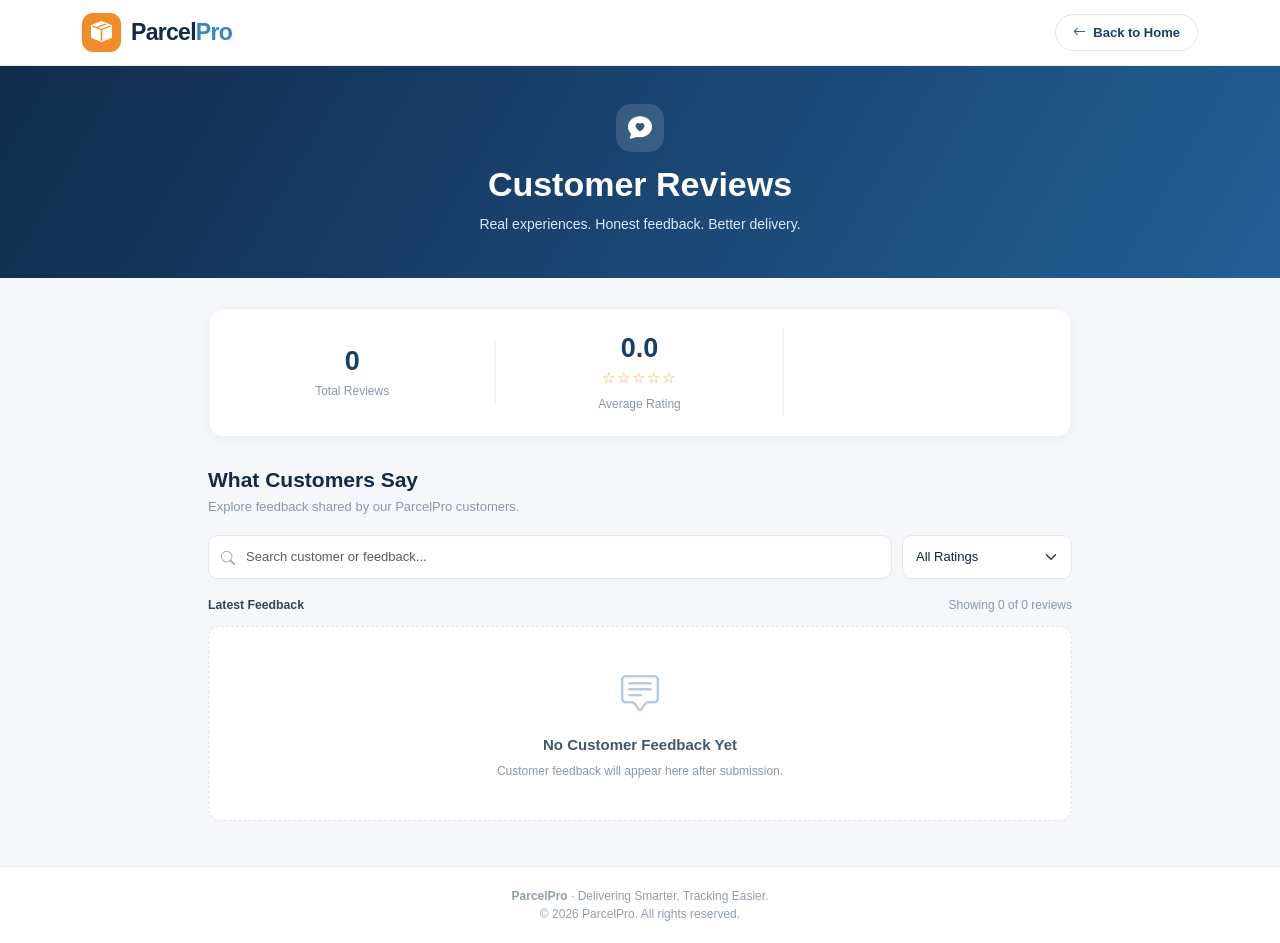
<file: customer_feedback.html>
<!DOCTYPE html>
<html lang="en">

<head>
  <meta charset="UTF-8">
  <meta name="viewport" content="width=device-width, initial-scale=1.0">

  <title>Customer Reviews | ParcelPro</title>

  <link href="https://cdn.jsdelivr.net/npm/bootstrap@5.3.3/dist/css/bootstrap.min.css" rel="stylesheet">
  <link href="https://cdn.jsdelivr.net/npm/bootstrap-icons@1.11.3/font/bootstrap-icons.min.css" rel="stylesheet">
  <link rel="stylesheet" href="css/style.css">

  <style>
    :root {
      --pp-blue: #173f69;
      --pp-dark: #102b4c;
      --pp-light: #eef4fa;
      --pp-gold: #f2ad36;
      --pp-text: #34445a;
      --pp-muted: #8a97a8;
    }

    body {
      background: #f5f7fb;
      color: var(--pp-text);
      font-family: Arial, sans-serif;
      min-height: 100vh;
    }

    /* NAVIGATION */

    .review-navbar {
      background: #fff;
      border-bottom: 1px solid #e9eef4;
      padding: 13px 0;
    }

    .review-brand {
      display: inline-flex;
      align-items: center;
      gap: 10px;
      color: var(--pp-dark);
      text-decoration: none;
      font-size: 23px;
      font-weight: 800;
      letter-spacing: -0.7px;
    }

    .review-brand:hover {
      color: var(--pp-blue);
    }

.brand-icon {
  width: 39px;
  height: 39px;
  background: #f28c28;
  color: white;
  border-radius: 11px;
  display: flex;
  align-items: center;
  justify-content: center;
  font-size: 21px;
}

.brand-pro {
  color: #f28c28;
}


    .brand-pro {
      color: #3985c5;
    }

    .back-home {
      color: var(--pp-blue);
      border: 1px solid #dce5ef;
      background: white;
      border-radius: 25px;
      padding: 8px 17px;
      font-size: 13px;
      font-weight: 700;
      text-decoration: none;
      transition: 0.2s;
    }

    .back-home:hover {
      color: white;
      background: var(--pp-blue);
      border-color: var(--pp-blue);
    }

    /* PAGE HEADER */

    .review-hero {
      background: linear-gradient(120deg, #102b4c, #245f96);
      color: white;
      padding: 38px 15px 43px;
      text-align: center;
    }

    .review-hero .hero-icon {
      width: 48px;
      height: 48px;
      display: inline-flex;
      align-items: center;
      justify-content: center;
      background: rgba(255,255,255,0.13);
      border-radius: 15px;
      font-size: 24px;
      margin-bottom: 12px;
    }

    .review-hero h1 {
      font-size: clamp(25px, 4vw, 34px);
      font-weight: 800;
      margin-bottom: 9px;
    }

    .review-hero p {
      color: #dce8f5;
      font-size: 14px;
      margin: 0;
    }

    /* MAIN CONTENT */

    .review-container {
      max-width: 900px;
      margin: 30px auto 45px;
      padding: 0 18px;
    }

    .section-heading {
      font-size: 21px;
      font-weight: 800;
      color: var(--pp-dark);
      margin-bottom: 5px;
    }

    .section-description {
      font-size: 13px;
      color: var(--pp-muted);
      margin-bottom: 19px;
    }

    /* SUMMARY */

    .review-summary {
      background: white;
      border: 1px solid #eaf0f6;
      border-radius: 15px;
      padding: 19px 12px;
      margin-bottom: 30px;
      box-shadow: 0 4px 16px rgba(25, 55, 85, 0.045);
    }

    .summary-item {
      text-align: center;
      padding: 4px 10px;
    }

    .summary-number {
      font-size: 27px;
      font-weight: 800;
      color: var(--pp-blue);
      line-height: 1.2;
    }

    .summary-label {
      color: var(--pp-muted);
      font-size: 12px;
      margin-top: 5px;
    }

    .summary-stars {
      color: var(--pp-gold);
      font-size: 15px;
      letter-spacing: 2px;
      margin-top: 3px;
    }

    .summary-divider {
      border-right: 1px solid #edf0f5;
    }

    /* SEARCH AND FILTER */

    .review-toolbar {
      display: flex;
      gap: 10px;
      margin-bottom: 17px;
    }

    .review-toolbar .form-control,
    .review-toolbar .form-select {
      min-height: 42px;
      border: 1px solid #e1e8f0;
      border-radius: 9px;
      font-size: 13px;
      box-shadow: none;
    }

    .review-toolbar .form-control:focus,
    .review-toolbar .form-select:focus {
      border-color: #7da9d2;
      box-shadow: 0 0 0 3px rgba(45, 111, 170, 0.08);
    }

    .search-wrapper {
      position: relative;
      flex: 1;
    }

    .search-wrapper i {
      position: absolute;
      left: 13px;
      top: 13px;
      color: #9aa7b6;
    }

    .search-wrapper input {
      padding-left: 37px;
    }

    .filter-wrapper {
      width: 170px;
    }

    /* FEEDBACK CARDS */

    .review-list-heading {
      display: flex;
      justify-content: space-between;
      align-items: center;
      margin-bottom: 12px;
    }

    .review-count {
      font-size: 12px;
      color: var(--pp-muted);
    }

    .review-card {
      background: white;
      border: 1px solid #e9eef4;
      border-radius: 13px;
      padding: 15px 18px;
      margin-bottom: 12px;
      box-shadow: 0 3px 12px rgba(25, 55, 85, 0.035);
      transition: 0.2s ease;
    }

    .review-card:hover {
      border-color: #d4e2ef;
      box-shadow: 0 6px 17px rgba(25, 55, 85, 0.07);
      transform: translateY(-2px);
    }

    .review-top {
      display: flex;
      align-items: center;
      gap: 10px;
    }

    .review-avatar {
      width: 38px;
      height: 38px;
      flex-shrink: 0;
      display: flex;
      align-items: center;
      justify-content: center;
      border-radius: 50%;
      background: var(--pp-light);
      color: var(--pp-blue);
      font-weight: 800;
      font-size: 15px;
    }

    .review-customer {
      flex: 1;
      min-width: 0;
    }

    .review-name {
      font-size: 13px;
      font-weight: 800;
      color: #263d59;
      margin-bottom: 3px;
    }

    .review-date {
      color: var(--pp-muted);
      font-size: 11px;
    }

    .review-date i {
      margin-right: 3px;
    }

    .review-rating {
      font-size: 10px;
      font-weight: 700;
      color: #28649c;
      background: #edf5ff;
      padding: 5px 9px;
      border-radius: 20px;
      white-space: nowrap;
    }

    .review-stars {
      color: var(--pp-gold);
      font-size: 14px;
      letter-spacing: 2px;
      margin-top: 10px;
      line-height: 1;
    }

    .review-message {
      color: #596a7e;
      font-size: 13px;
      line-height: 1.55;
      margin: 8px 0 0 48px;
      white-space: pre-wrap;
      overflow-wrap: anywhere;
    }

    .review-bottom {
      border-top: 1px solid #f0f2f6;
      margin-top: 11px;
      padding-top: 9px;
      margin-left: 48px;
      color: #9aa5b2;
      font-size: 11px;
    }

    .review-bottom i {
      color: #d77d8b;
      margin-right: 4px;
    }

    /* EMPTY STATE */

    .empty-review {
      background: white;
      border: 1px dashed #dce5ef;
      border-radius: 13px;
      padding: 40px 15px;
      text-align: center;
      color: var(--pp-muted);
    }

    .empty-review i {
      font-size: 38px;
      color: #b7c9dc;
    }

    .empty-review h5 {
      font-size: 15px;
      color: #42566e;
      font-weight: 700;
      margin-top: 12px;
    }

    .empty-review p {
      font-size: 12px;
      margin-bottom: 0;
    }

    /* FOOTER */

    .review-footer {
      text-align: center;
      border-top: 1px solid #e9eef4;
      background: white;
      padding: 20px 15px;
      color: #929eac;
      font-size: 12px;
    }

    @media (max-width: 576px) {
      .review-hero {
        padding: 32px 15px;
      }

      .review-container {
        margin-top: 22px;
      }

      .review-toolbar {
        flex-direction: column;
      }

      .filter-wrapper {
        width: 100%;
      }

      .review-card {
        padding: 13px;
      }

      .review-message,
      .review-bottom {
        margin-left: 0;
      }

      .summary-number {
        font-size: 23px;
      }

      .review-rating {
        font-size: 9px;
        padding: 4px 7px;
      }
    }
  </style>
</head>

<body>

  <!-- NAVIGATION -->
  <nav class="review-navbar">
    <div class="container d-flex justify-content-between align-items-center">

      <a href="index.html" class="review-brand">
        <span class="brand-icon">
          <i class="bi bi-box-seam-fill"></i>
        </span>

        <span>
          Parcel<span class="brand-pro">Pro</span>
        </span>
      </a>

      <a href="index.html" class="back-home">
        <i class="bi bi-arrow-left me-1"></i>
        Back to Home
      </a>

    </div>
  </nav>

  <!-- HERO -->
  <header class="review-hero">
    <div class="container">

      <div class="hero-icon">
        <i class="bi bi-chat-heart-fill"></i>
      </div>

      <h1>Customer Reviews</h1>

      <p>
        Real experiences. Honest feedback. Better delivery.
      </p>

    </div>
  </header>
  

  <!-- MAIN CONTENT -->
  <main class="review-container">

    <!-- SUMMARY -->
    <section class="review-summary">

      <div class="row align-items-center">

        <div class="col-6 col-md-4 summary-item summary-divider">
          <div class="summary-number" id="totalFeedback">0</div>
          <div class="summary-label">Total Reviews</div>
        </div>

        <div class="col-6 col-md-4 summary-item summary-divider">
          <div class="summary-number" id="averageRating">0.0</div>
          <div class="summary-stars" id="averageStars">☆☆☆☆☆</div>
          <div class="summary-label">Average Rating</div>
        </div>

        <div class="col-md-4 summary-item d-none d-md-block">
          <div class="summary-number">
            <i class="bi bi-heart-fill"></i>
          </div>
          <div class="summary-label">Customer Experiences</div>
        </div>

      </div>

    </section>

    <!-- FEEDBACK SECTION -->
    <section>

      <h2 class="section-heading">What Customers Say</h2>

      <p class="section-description">
        Explore feedback shared by our ParcelPro customers.
      </p>

      <!-- SEARCH + FILTER -->
      <div class="review-toolbar">

        <div class="search-wrapper">
          <i class="bi bi-search"></i>

          <input
            type="search"
            id="feedbackSearch"
            class="form-control"
            placeholder="Search customer or feedback...">
        </div>

        <div class="filter-wrapper">
          <select id="feedbackFilter" class="form-select">
            <option value="all">All Ratings</option>
            <option value="Excellent">Excellent</option>
            <option value="Good">Good</option>
            <option value="Average">Average</option>
            <option value="Poor">Poor</option>
          </select>
        </div>

      </div>

      <!-- LIST HEADING -->
      <div class="review-list-heading">

        <span class="fw-bold small">Latest Feedback</span>

        <span class="review-count" id="feedbackCount">
          Showing 0 reviews
        </span>

      </div>

      <!-- DYNAMIC FEEDBACK -->
      <div id="feedbackList" aria-live="polite">

        <div class="empty-review">
          <i class="bi bi-chat-square-text"></i>
          <h5>Loading reviews...</h5>
          <p>Please wait.</p>
        </div>

      </div>

    </section>

  </main>

  <!-- FOOTER -->
  <footer class="review-footer">
    <strong>ParcelPro</strong> · Delivering Smarter, Tracking Easier.
    <br>
    © 2026 ParcelPro. All rights reserved.
  </footer>

  <script src="js/customer_feedback.js"></script>

</body>
</html>
</file>
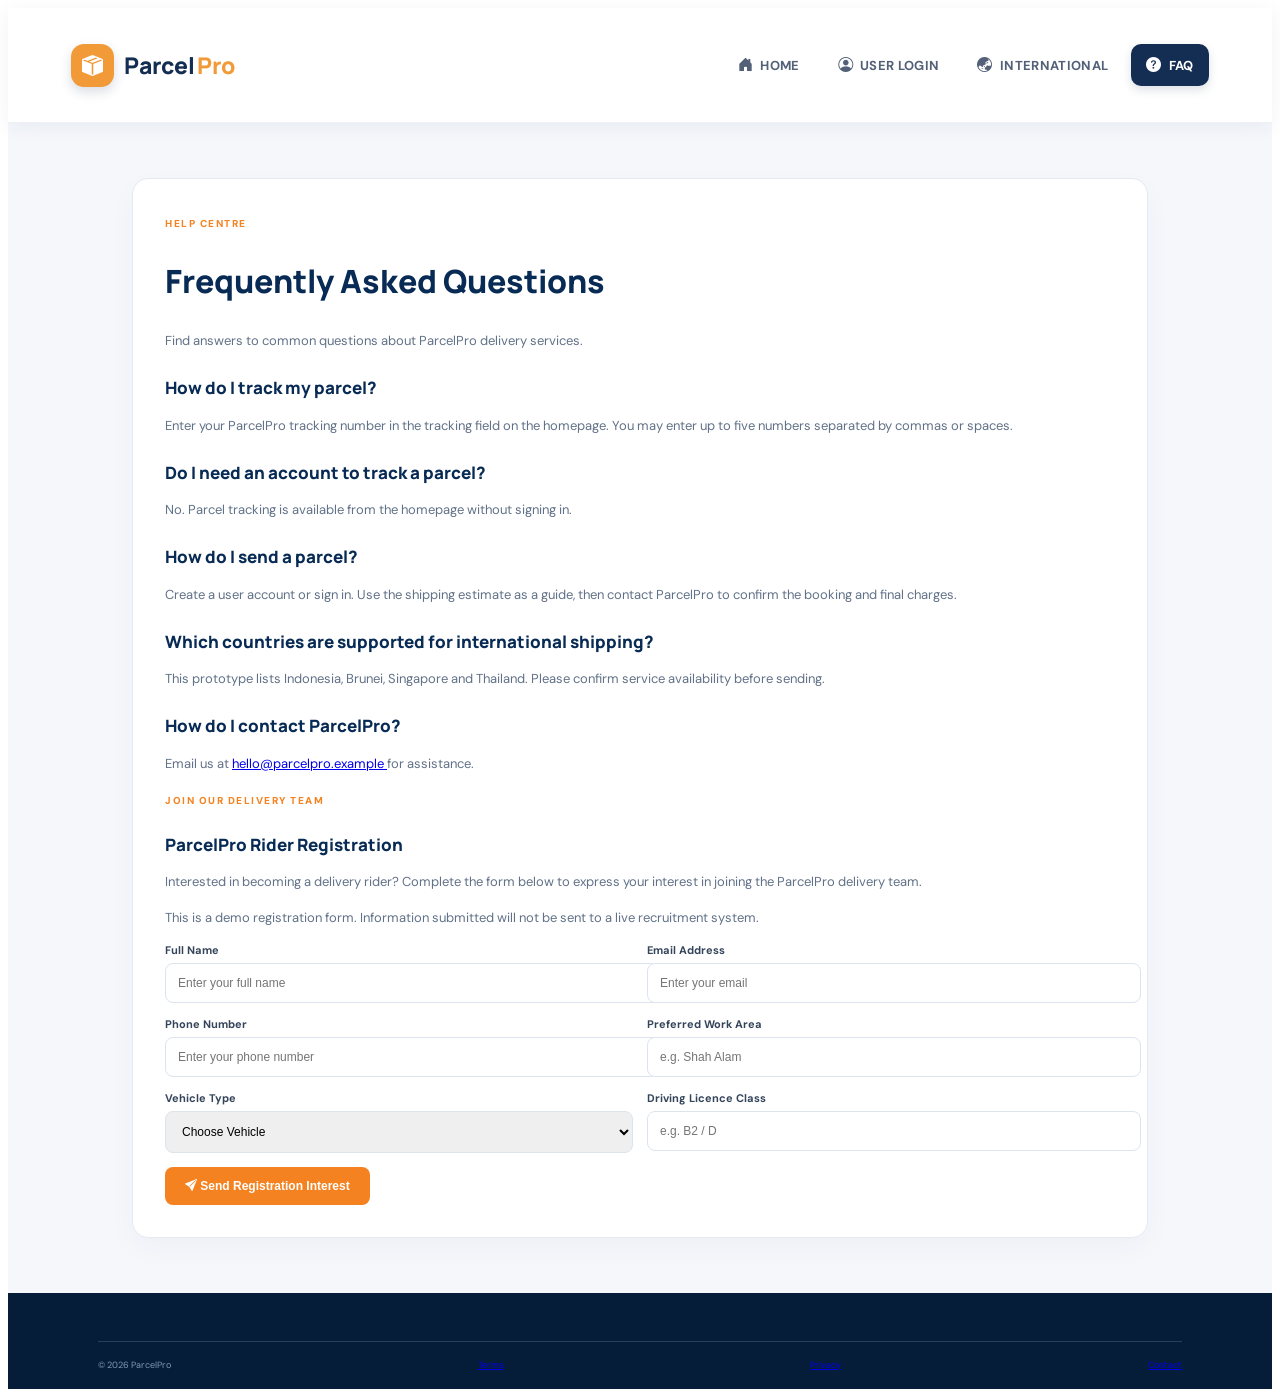
<file: faq.html>
<!DOCTYPE html>
<html lang="en">

<head>
    <meta charset="UTF-8">
    <meta name="viewport" content="width=device-width, initial-scale=1.0">

    <title>ParcelPro | FAQ & Rider Registration</title>

    <!-- Favicon -->
    <link rel="icon" href="assets/favicon.svg">

    <!-- Bootstrap Icons -->
    <link
        href="https://cdn.jsdelivr.net/npm/bootstrap-icons@1.11.3/font/bootstrap-icons.min.css"
        rel="stylesheet"
    >

    <!-- Google Fonts -->
    <link
        href="https://fonts.googleapis.com/css2?family=DM+Sans:wght@400;600;700&family=Manrope:wght@700;800&display=swap"
        rel="stylesheet"
    >

    <!-- CSS -->
    <link rel="stylesheet" href="css/public-refresh.css">

    <!-- HEADER CUSTOM DESIGN -->
    <style>

        /* ================= HEADER ================= */

        .pp-header {
            display: flex;
            align-items: center;
            justify-content: space-between;
            gap: 25px;
            padding: 16px 5%;
            background: #ffffff;
            border-bottom: 1px solid #edf0f4;
            box-shadow: 0 4px 18px rgba(20, 45, 82, 0.06);
            position: sticky;
            top: 0;
            z-index: 1000;
        }

        /* BRAND */

        .pp-header .pp-brand {
            display: inline-flex;
            align-items: center;
            gap: 10px;
            color: #142d52;
            text-decoration: none;
            font-family: 'Manrope', sans-serif;
            font-size: 23px;
            font-weight: 800;
            white-space: nowrap;
        }

        .pp-header .pp-brand > span:last-child {
            color: #f29a38;
        }

        .pp-brand-icon {
        display: inline-flex;
        align-items: center;
        justify-content: center;
        width: 43px;
        height: 43px;
        border-radius: 13px;
        background: #f29a38;
        color: #ffffff;
        font-size: 21px;
        box-shadow: 0 5px 12px rgba(20, 45, 82, 0.16);
    }

        /* NAVIGATION */

        .pp-header .pp-nav {
            display: flex;
            align-items: center;
            justify-content: center;
            gap: 8px;
            margin: 0;
        }

        .pp-header .pp-nav a {
            display: inline-flex;
            align-items: center;
            justify-content: center;
            gap: 7px;
            padding: 11px 15px;
            border-radius: 10px;
            color: #526078;
            text-decoration: none;
            font-family: 'DM Sans', sans-serif;
            font-size: 13px;
            font-weight: 700;
            white-space: nowrap;
            transition: all 0.25s ease;
        }

        .pp-header .pp-nav a i {
            font-size: 15px;
        }

        .pp-header .pp-nav a:hover {
            background: #fff3e7;
            color: #e98232;
            transform: translateY(-2px);
        }

        /* ACTIVE FAQ BUTTON */

        .pp-header .pp-nav a.active {
            background: #142d52;
            color: #ffffff;
            box-shadow: 0 4px 10px rgba(20, 45, 82, 0.15);
        }

        .pp-header .pp-nav a.active:hover {
            background: #f29a38;
            color: #ffffff;
        }

        /* HEADER RESPONSIVE */

        @media (max-width: 768px) {

            .pp-header {
                flex-direction: column;
                gap: 13px;
                padding: 15px 16px;
            }

            .pp-header .pp-nav {
                width: 100%;
                flex-wrap: wrap;
                gap: 7px;
            }

            .pp-header .pp-nav a {
                padding: 9px 12px;
                font-size: 12px;
            }

        }

        @media (max-width: 400px) {

            .pp-header .pp-brand {
                font-size: 21px;
            }

            .pp-header .pp-nav {
                gap: 5px;
            }

            .pp-header .pp-nav a {
                padding: 8px 9px;
                font-size: 11px;
            }

            .pp-header .pp-nav a i {
                font-size: 13px;
            }

        }

        /* SMOOTH SCROLL */

        html {
            scroll-behavior: smooth;
        }

    </style>

</head>

<body class="pp-public">

    <!-- ================= HEADER ================= -->
    <header class="pp-header">

        <a class="pp-brand" href="index.html">

            <span class="pp-brand-icon">
                <i class="bi bi-box-seam-fill"></i>
            </span>

            Parcel<span>Pro</span>

        </a>

        <nav class="pp-nav">

            <a href="index.html">
                <i class="bi bi-house-door-fill"></i>
                Home
            </a>

            <a href="user.html">
                <i class="bi bi-person-circle"></i>
                User Login
            </a>

            <a href="international.html">
                <i class="bi bi-globe-asia-australia"></i>
                International
            </a>

            <a href="faq.html" class="active" aria-current="page">
                <i class="bi bi-question-circle-fill"></i>
                FAQ
            </a>

        </nav>

    </header>


    <!-- ================= MAIN CONTENT ================= -->
    <main class="pp-page">

        <div class="pp-page-wrap">

            <!-- FAQ SECTION -->
            <section class="faq-section">

                <span class="pp-kicker">HELP CENTRE</span>

                <h1>Frequently Asked Questions</h1>

                <p>
                    Find answers to common questions about ParcelPro
                    delivery services.
                </p>


                <!-- Question 1 -->
                <div class="faq-item">

                    <h2>How do I track my parcel?</h2>

                    <p>
                        Enter your ParcelPro tracking number in the
                        tracking field on the homepage. You may enter
                        up to five numbers separated by commas or spaces.
                    </p>

                </div>


                <!-- Question 2 -->
                <div class="faq-item">

                    <h2>Do I need an account to track a parcel?</h2>

                    <p>
                        No. Parcel tracking is available from the
                        homepage without signing in.
                    </p>

                </div>


                <!-- Question 3 -->
                <div class="faq-item">

                    <h2>How do I send a parcel?</h2>

                    <p>
                        Create a user account or sign in. Use the
                        shipping estimate as a guide, then contact
                        ParcelPro to confirm the booking and final charges.
                    </p>

                </div>


                <!-- Question 4 -->
                <div class="faq-item">

                    <h2>
                        Which countries are supported for
                        international shipping?
                    </h2>

                    <p>
                        This prototype lists Indonesia, Brunei,
                        Singapore and Thailand. Please confirm service
                        availability before sending.
                    </p>

                </div>


                <!-- Question 5 -->
                <div class="faq-item">

                    <h2>How do I contact ParcelPro?</h2>

                    <p>
                        Email us at
                        <a href="mailto:hello@parcelpro.example">
                            hello@parcelpro.example
                        </a>
                        for assistance.
                    </p>

                </div>

            </section>


            <!-- ================= RIDER REGISTRATION ================= -->
            <section
                id="rider-registration"
                class="rider-section"
            >

                <span class="pp-kicker">
                    JOIN OUR DELIVERY TEAM
                </span>

                <h2 class="rider-title">
                    ParcelPro Rider Registration
                </h2>

                <p>
                    Interested in becoming a delivery rider?
                    Complete the form below to express your interest
                    in joining the ParcelPro delivery team.
                </p>

                <p class="rider-note">
                    This is a demo registration form. Information
                    submitted will not be sent to a live recruitment system.
                </p>


                <!-- Registration Form -->
                <form id="riderForm" class="pp-form-grid">

                    <!-- Full Name -->
                    <div class="pp-field">

                        <label for="riderName">
                            Full Name
                        </label>

                        <input
                            type="text"
                            id="riderName"
                            name="fullName"
                            placeholder="Enter your full name"
                            required
                        >

                    </div>


                    <!-- Email -->
                    <div class="pp-field">

                        <label for="riderEmail">
                            Email Address
                        </label>

                        <input
                            type="email"
                            id="riderEmail"
                            name="email"
                            placeholder="Enter your email"
                            required
                        >

                    </div>


                    <!-- Phone -->
                    <div class="pp-field">

                        <label for="riderPhone">
                            Phone Number
                        </label>

                        <input
                            type="tel"
                            id="riderPhone"
                            name="phone"
                            placeholder="Enter your phone number"
                            required
                        >

                    </div>


                    <!-- Work Area -->
                    <div class="pp-field">

                        <label for="workArea">
                            Preferred Work Area
                        </label>

                        <input
                            type="text"
                            id="workArea"
                            name="workArea"
                            placeholder="e.g. Shah Alam"
                            required
                        >

                    </div>


                    <!-- Vehicle Type -->
                    <div class="pp-field">

                        <label for="vehicleType">
                            Vehicle Type
                        </label>

                        <select
                            id="vehicleType"
                            name="vehicleType"
                            required
                        >

                            <option value="">
                                Choose Vehicle
                            </option>

                            <option value="Motorcycle">
                                Motorcycle
                            </option>

                            <option value="Car">
                                Car
                            </option>

                            <option value="Van">
                                Van
                            </option>

                        </select>

                    </div>


                    <!-- Driving Licence -->
                    <div class="pp-field">

                        <label for="licenceClass">
                            Driving Licence Class
                        </label>

                        <input
                            type="text"
                            id="licenceClass"
                            name="licenceClass"
                            placeholder="e.g. B2 / D"
                        >

                    </div>


                    <!-- Submit Button -->
                    <div class="pp-field full">

                        <button
                            type="submit"
                            class="pp-submit"
                        >
                            <i class="bi bi-send-fill"></i>
                            Send Registration Interest
                        </button>

                    </div>

                </form>


                <!-- Success Message -->
                <div
                    class="pp-alert"
                    id="riderMessage"
                    role="status"
                    aria-live="polite"
                    style="display: none;"
                >
                    <i class="bi bi-check-circle-fill"></i>

                    Thank you! Your demo registration details
                    have been received on this page. Please email
                    ParcelPro to continue.
                </div>

            </section>

        </div>

    </main>


    <!-- ================= FOOTER ================= -->
    <footer class="pp-footer">

        <div class="pp-footer-bottom">

            <span>
                &copy; 2026 ParcelPro
            </span>

            <a href="terms.html">
                Terms
            </a>

            <a href="privacy.html">
                Privacy
            </a>

            <a href="mailto:hello@parcelpro.example">
                Contact
            </a>

        </div>

    </footer>


    <!-- ================= JAVASCRIPT ================= -->
    <script>

        "use strict";

        const riderForm = document.getElementById("riderForm");

        const riderMessage = document.getElementById("riderMessage");


        // Handle Rider Registration Form
        riderForm.addEventListener("submit", function (event) {

            event.preventDefault();

            // Display success message
            riderMessage.style.display = "block";

            // Reset form fields
            riderForm.reset();

            // Scroll to success message
            riderMessage.scrollIntoView({
                behavior: "smooth",
                block: "center"
            });

        });

    </script>

</body>
</html>
</file>
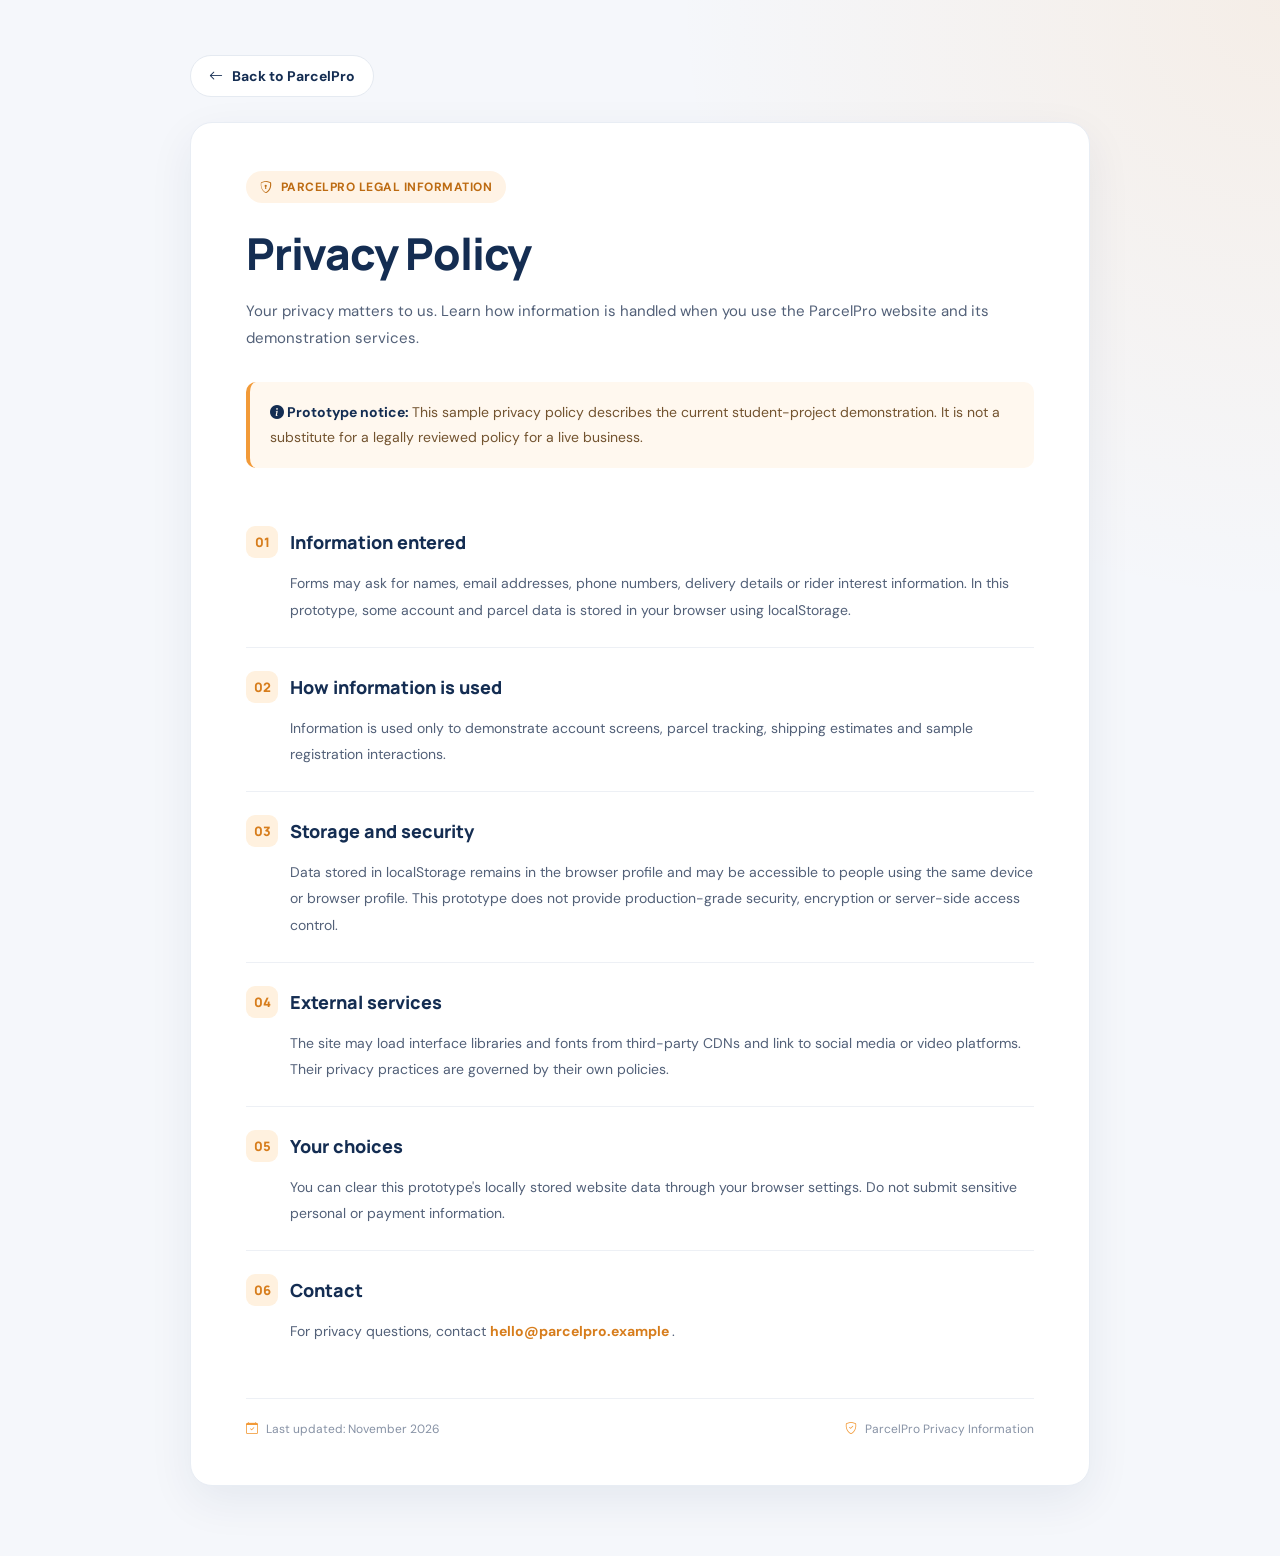
<file: privacy.html>
<!DOCTYPE html>
<html lang="en">
<head>
  <meta charset="UTF-8">
  <meta name="viewport" content="width=device-width, initial-scale=1.0">

  <title>ParcelPro | Privacy Policy</title>

  <link rel="stylesheet" href="css/public-refresh.css">

  <link href="https://fonts.googleapis.com/css2?family=DM+Sans:wght@400;500;600;700&family=Manrope:wght@600;700;800&display=swap" rel="stylesheet">

  <link rel="stylesheet"
        href="https://cdn.jsdelivr.net/npm/bootstrap-icons@1.11.3/font/bootstrap-icons.min.css">

  <style>
    :root {
      --privacy-navy: #142d52;
      --privacy-orange: #f29a38;
      --privacy-light: #f5f7fb;
      --privacy-text: #526078;
    }

    * {
      box-sizing: border-box;
    }

    body.pp-public {
      font-family: 'DM Sans', sans-serif;
      background: var(--privacy-light);
      color: var(--privacy-navy);
      margin: 0;
    }

    .privacy-page {
      min-height: 100vh;
      padding: 55px 20px 70px;
      background:
        radial-gradient(circle at top right, rgba(242,154,56,.10), transparent 30%),
        var(--privacy-light);
    }

    .privacy-container {
      width: 100%;
      max-width: 900px;
      margin: 0 auto;
    }

    .privacy-back {
      display: inline-flex;
      align-items: center;
      gap: 9px;
      margin-bottom: 25px;
      padding: 11px 18px;
      border-radius: 30px;
      background: #fff;
      color: var(--privacy-navy);
      text-decoration: none;
      font-size: 14px;
      font-weight: 700;
      border: 1px solid #e5eaf1;
      transition: .25s ease;
    }

    .privacy-back:hover {
      background: var(--privacy-navy);
      color: #fff;
      transform: translateY(-2px);
    }

    .privacy-card {
      background: #fff;
      border: 1px solid #e8edf4;
      border-radius: 22px;
      padding: 48px 55px;
      box-shadow: 0 15px 45px rgba(20,45,82,.07);
    }

    .privacy-label {
      display: inline-flex;
      align-items: center;
      gap: 8px;
      padding: 8px 14px;
      border-radius: 30px;
      background: #fff3e5;
      color: #bd6b12;
      font-size: 12px;
      font-weight: 700;
      letter-spacing: .5px;
      text-transform: uppercase;
    }

    .privacy-card h1 {
      font-family: 'Manrope', sans-serif;
      font-size: clamp(32px, 5vw, 44px);
      font-weight: 800;
      margin: 20px 0 12px;
      color: var(--privacy-navy);
      letter-spacing: -1.2px;
    }

    .privacy-subtitle {
      color: var(--privacy-text);
      line-height: 1.8;
      font-size: 15px;
      margin-bottom: 30px;
    }

    .privacy-notice {
      padding: 18px 20px;
      margin-bottom: 35px;
      border-left: 4px solid var(--privacy-orange);
      background: #fff8ef;
      border-radius: 10px;
      color: #72532f;
      font-size: 14px;
      line-height: 1.8;
    }

    .privacy-notice strong {
      color: var(--privacy-navy);
    }

    .privacy-section {
      padding: 23px 0;
      border-bottom: 1px solid #edf0f5;
    }

    .privacy-section:last-of-type {
      border-bottom: none;
    }

    .privacy-section h2 {
      display: flex;
      align-items: center;
      gap: 12px;
      font-family: 'Manrope', sans-serif;
      font-size: 18px;
      font-weight: 800;
      color: var(--privacy-navy);
      margin: 0 0 12px;
    }

    .privacy-number {
      display: flex;
      align-items: center;
      justify-content: center;
      min-width: 32px;
      height: 32px;
      border-radius: 9px;
      background: #fff1df;
      color: #d77d1c;
      font-size: 13px;
      font-weight: 800;
    }

    .privacy-section p {
      color: var(--privacy-text);
      font-size: 14px;
      line-height: 1.9;
      margin: 0;
      padding-left: 44px;
    }

    .privacy-section a {
      color: #d77d1c;
      font-weight: 700;
      text-decoration: none;
    }

    .privacy-section a:hover {
      text-decoration: underline;
    }

    .privacy-footer {
      display: flex;
      justify-content: space-between;
      align-items: center;
      gap: 15px;
      flex-wrap: wrap;
      margin-top: 30px;
      padding-top: 22px;
      border-top: 1px solid #edf0f5;
      color: #8792a5;
      font-size: 12px;
    }

    .privacy-footer i {
      color: var(--privacy-orange);
      margin-right: 5px;
    }

    @media (max-width: 600px) {
      .privacy-page {
        padding: 30px 14px 45px;
      }

      .privacy-card {
        padding: 28px 22px;
        border-radius: 16px;
      }

      .privacy-card h1 {
        font-size: 32px;
      }

      .privacy-section h2 {
        font-size: 16px;
      }

      .privacy-section p {
        padding-left: 0;
      }

      .privacy-footer {
        align-items: flex-start;
        flex-direction: column;
      }
    }
  </style>
</head>

<body class="pp-public">

  <main class="privacy-page">
    <div class="privacy-container">

      <a href="index.html" class="privacy-back">
        <i class="bi bi-arrow-left"></i>
        Back to ParcelPro
      </a>

      <article class="privacy-card">

        <span class="privacy-label">
          <i class="bi bi-shield-lock"></i>
          ParcelPro Legal Information
        </span>

        <h1>Privacy Policy</h1>

        <p class="privacy-subtitle">
          Your privacy matters to us. Learn how information is handled
          when you use the ParcelPro website and its demonstration services.
        </p>

        <div class="privacy-notice">
          <strong>
            <i class="bi bi-info-circle-fill"></i>
            Prototype notice:
          </strong>
          This sample privacy policy describes the current student-project
          demonstration. It is not a substitute for a legally reviewed
          policy for a live business.
        </div>

        <section class="privacy-section">
          <h2>
            <span class="privacy-number">01</span>
            Information entered
          </h2>
          <p>
            Forms may ask for names, email addresses, phone numbers, delivery
            details or rider interest information. In this prototype, some
            account and parcel data is stored in your browser using localStorage.
          </p>
        </section>

        <section class="privacy-section">
          <h2>
            <span class="privacy-number">02</span>
            How information is used
          </h2>
          <p>
            Information is used only to demonstrate account screens, parcel
            tracking, shipping estimates and sample registration interactions.
          </p>
        </section>

        <section class="privacy-section">
          <h2>
            <span class="privacy-number">03</span>
            Storage and security
          </h2>
          <p>
            Data stored in localStorage remains in the browser profile and may
            be accessible to people using the same device or browser profile.
            This prototype does not provide production-grade security,
            encryption or server-side access control.
          </p>
        </section>

        <section class="privacy-section">
          <h2>
            <span class="privacy-number">04</span>
            External services
          </h2>
          <p>
            The site may load interface libraries and fonts from third-party
            CDNs and link to social media or video platforms. Their privacy
            practices are governed by their own policies.
          </p>
        </section>

        <section class="privacy-section">
          <h2>
            <span class="privacy-number">05</span>
            Your choices
          </h2>
          <p>
            You can clear this prototype's locally stored website data through
            your browser settings. Do not submit sensitive personal or
            payment information.
          </p>
        </section>

        <section class="privacy-section">
          <h2>
            <span class="privacy-number">06</span>
            Contact
          </h2>
          <p>
            For privacy questions, contact
            <a href="mailto:hello@parcelpro.example">
              hello@parcelpro.example
            </a>.
          </p>
        </section>

        <div class="privacy-footer">
          <span>
            <i class="bi bi-calendar-check"></i>
            Last updated: November 2026
          </span>

          <span>
            <i class="bi bi-shield-check"></i>
            ParcelPro Privacy Information
          </span>
        </div>

      </article>
    </div>
  </main>

</body>
</html>
</file>
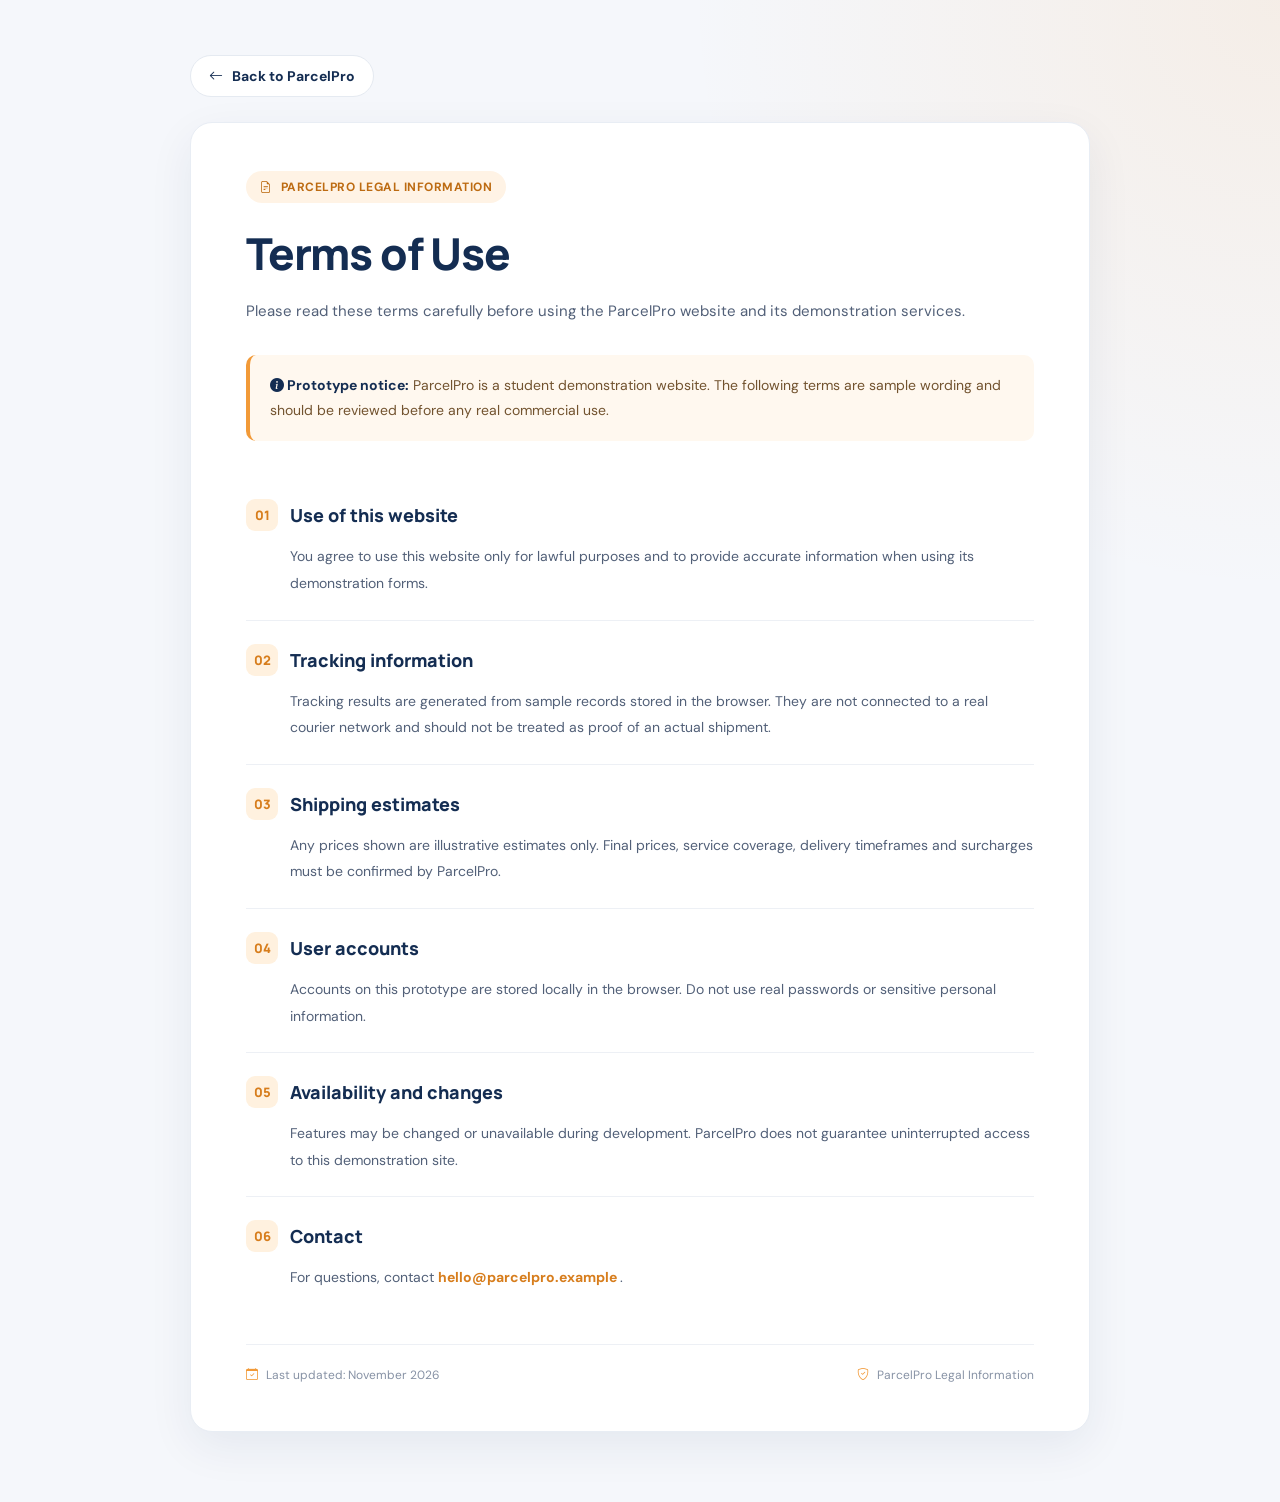
<file: terms.html>
<!DOCTYPE html>
<html lang="en">
<head>
  <meta charset="UTF-8">
  <meta name="viewport" content="width=device-width, initial-scale=1.0">

  <title>ParcelPro | Terms of Use</title>

  <link rel="stylesheet" href="css/public-refresh.css">

  <link href="https://fonts.googleapis.com/css2?family=DM+Sans:wght@400;500;600;700&family=Manrope:wght@600;700;800&display=swap" rel="stylesheet">

  <link rel="stylesheet"
        href="https://cdn.jsdelivr.net/npm/bootstrap-icons@1.11.3/font/bootstrap-icons.min.css">

  <style>
    :root {
      --terms-navy: #142d52;
      --terms-orange: #f29a38;
      --terms-light: #f5f7fb;
      --terms-text: #526078;
    }

    * {
      box-sizing: border-box;
    }

    body.pp-public {
      font-family: 'DM Sans', sans-serif;
      background: var(--terms-light);
      color: var(--terms-navy);
      margin: 0;
    }

    .terms-page {
      min-height: 100vh;
      padding: 55px 20px 70px;
      background:
        radial-gradient(circle at top right, rgba(242,154,56,.10), transparent 30%),
        var(--terms-light);
    }

    .terms-container {
      width: 100%;
      max-width: 900px;
      margin: 0 auto;
    }

    .terms-back {
      display: inline-flex;
      align-items: center;
      gap: 9px;
      margin-bottom: 25px;
      padding: 11px 18px;
      border-radius: 30px;
      background: #fff;
      color: var(--terms-navy);
      text-decoration: none;
      font-size: 14px;
      font-weight: 700;
      border: 1px solid #e5eaf1;
      transition: .25s ease;
    }

    .terms-back:hover {
      background: var(--terms-navy);
      color: #fff;
      transform: translateY(-2px);
    }

    .terms-card {
      background: #fff;
      border: 1px solid #e8edf4;
      border-radius: 22px;
      padding: 48px 55px;
      box-shadow: 0 15px 45px rgba(20,45,82,.07);
    }

    .terms-label {
      display: inline-flex;
      align-items: center;
      gap: 8px;
      padding: 8px 14px;
      border-radius: 30px;
      background: #fff3e5;
      color: #bd6b12;
      font-size: 12px;
      font-weight: 700;
      letter-spacing: .5px;
      text-transform: uppercase;
    }

    .terms-card h1 {
      font-family: 'Manrope', sans-serif;
      font-size: clamp(32px, 5vw, 44px);
      font-weight: 800;
      margin: 20px 0 12px;
      color: var(--terms-navy);
      letter-spacing: -1.2px;
    }

    .terms-subtitle {
      color: var(--terms-text);
      line-height: 1.8;
      font-size: 15px;
      margin-bottom: 30px;
    }

    .terms-notice {
      padding: 18px 20px;
      margin-bottom: 35px;
      border-left: 4px solid var(--terms-orange);
      background: #fff8ef;
      border-radius: 10px;
      color: #72532f;
      font-size: 14px;
      line-height: 1.8;
    }

    .terms-notice strong {
      color: var(--terms-navy);
    }

    .terms-section {
      padding: 23px 0;
      border-bottom: 1px solid #edf0f5;
    }

    .terms-section:last-of-type {
      border-bottom: none;
    }

    .terms-section h2 {
      display: flex;
      align-items: center;
      gap: 12px;
      font-family: 'Manrope', sans-serif;
      font-size: 18px;
      font-weight: 800;
      color: var(--terms-navy);
      margin: 0 0 12px;
    }

    .terms-number {
      display: flex;
      align-items: center;
      justify-content: center;
      min-width: 32px;
      height: 32px;
      border-radius: 9px;
      background: #fff1df;
      color: #d77d1c;
      font-size: 13px;
      font-weight: 800;
    }

    .terms-section p {
      color: var(--terms-text);
      font-size: 14px;
      line-height: 1.9;
      margin: 0;
      padding-left: 44px;
    }

    .terms-section a {
      color: #d77d1c;
      font-weight: 700;
      text-decoration: none;
    }

    .terms-section a:hover {
      text-decoration: underline;
    }

    .terms-footer {
      display: flex;
      justify-content: space-between;
      align-items: center;
      gap: 15px;
      flex-wrap: wrap;
      margin-top: 30px;
      padding-top: 22px;
      border-top: 1px solid #edf0f5;
      color: #8792a5;
      font-size: 12px;
    }

    .terms-footer i {
      color: var(--terms-orange);
      margin-right: 5px;
    }

    @media (max-width: 600px) {
      .terms-page {
        padding: 30px 14px 45px;
      }

      .terms-card {
        padding: 28px 22px;
        border-radius: 16px;
      }

      .terms-card h1 {
        font-size: 32px;
      }

      .terms-section h2 {
        font-size: 16px;
      }

      .terms-section p {
        padding-left: 0;
      }

      .terms-footer {
        align-items: flex-start;
        flex-direction: column;
      }
    }
  </style>
</head>

<body class="pp-public">

  <main class="terms-page">
    <div class="terms-container">

      <a href="index.html" class="terms-back">
        <i class="bi bi-arrow-left"></i>
        Back to ParcelPro
      </a>

      <article class="terms-card">

        <span class="terms-label">
          <i class="bi bi-file-earmark-text"></i>
          ParcelPro Legal Information
        </span>

        <h1>Terms of Use</h1>

        <p class="terms-subtitle">
          Please read these terms carefully before using the ParcelPro website
          and its demonstration services.
        </p>

        <div class="terms-notice">
          <strong><i class="bi bi-info-circle-fill"></i> Prototype notice:</strong>
          ParcelPro is a student demonstration website. The following terms
          are sample wording and should be reviewed before any real commercial use.
        </div>

        <section class="terms-section">
          <h2>
            <span class="terms-number">01</span>
            Use of this website
          </h2>
          <p>
            You agree to use this website only for lawful purposes and to
            provide accurate information when using its demonstration forms.
          </p>
        </section>

        <section class="terms-section">
          <h2>
            <span class="terms-number">02</span>
            Tracking information
          </h2>
          <p>
            Tracking results are generated from sample records stored in the
            browser. They are not connected to a real courier network and
            should not be treated as proof of an actual shipment.
          </p>
        </section>

        <section class="terms-section">
          <h2>
            <span class="terms-number">03</span>
            Shipping estimates
          </h2>
          <p>
            Any prices shown are illustrative estimates only. Final prices,
            service coverage, delivery timeframes and surcharges must be
            confirmed by ParcelPro.
          </p>
        </section>

        <section class="terms-section">
          <h2>
            <span class="terms-number">04</span>
            User accounts
          </h2>
          <p>
            Accounts on this prototype are stored locally in the browser.
            Do not use real passwords or sensitive personal information.
          </p>
        </section>

        <section class="terms-section">
          <h2>
            <span class="terms-number">05</span>
            Availability and changes
          </h2>
          <p>
            Features may be changed or unavailable during development.
            ParcelPro does not guarantee uninterrupted access to this
            demonstration site.
          </p>
        </section>

        <section class="terms-section">
          <h2>
            <span class="terms-number">06</span>
            Contact
          </h2>
          <p>
            For questions, contact
            <a href="mailto:parcelpro@gmail.com.example">
              hello@parcelpro.example
            </a>.
          </p>
        </section>

        <div class="terms-footer">
          <span>
            <i class="bi bi-calendar-check"></i>
            Last updated: November 2026
          </span>

          <span>
            <i class="bi bi-shield-check"></i>
            ParcelPro Legal Information
          </span>
        </div>

      </article>
    </div>
  </main>

</body>
</html>
</file>
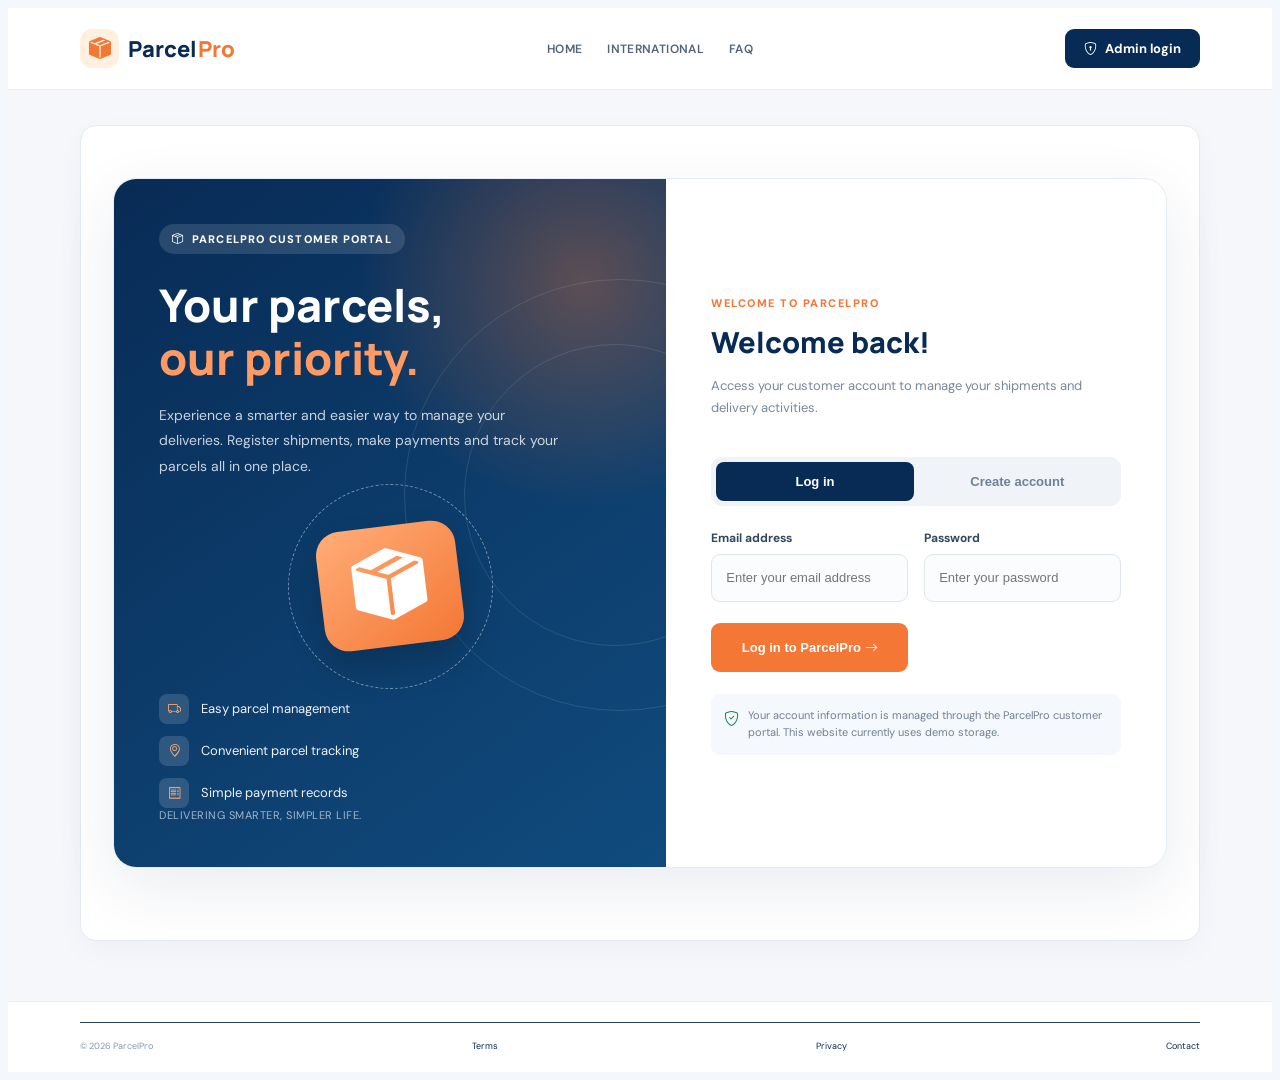
<file: user.html>
<!doctype html>
<html lang="en">
<head>
  <meta charset="utf-8">
  <meta name="viewport" content="width=device-width, initial-scale=1.0">
  <meta name="referrer" content="strict-origin-when-cross-origin">
  <title>ParcelPro | Customer Portal</title>

  <link rel="icon" href="assets/favicon.svg">
  <link href="https://cdn.jsdelivr.net/npm/bootstrap-icons@1.11.3/font/bootstrap-icons.min.css" rel="stylesheet">
  <link href="https://fonts.googleapis.com/css2?family=DM+Sans:wght@400;500;600;700&family=Manrope:wght@700;800&display=swap" rel="stylesheet">
  <link rel="stylesheet" href="css/public-refresh.css">

  <style>
    :root {
      --navy:#082b55;
      --blue:#124578;
      --orange:#f47735;
      --light:#f4f7fb;
      --text:#26384d;
      --muted:#78889b;
      --border:#e7edf4;
    }

    * {box-sizing:border-box}
    body.pp-public {
      background:var(--light);
      color:var(--text);
      font-family:'DM Sans',sans-serif;
    }

    .hidden {display:none!important}

    .pp-header {
      position:sticky;top:0;z-index:100;
      display:flex;align-items:center;justify-content:space-between;
      gap:20px;padding:15px max(22px,calc((100% - 1120px)/2));
      background:rgba(255,255,255,.97);
      border-bottom:1px solid var(--border);
    }
    .pp-brand {
      display:flex;align-items:center;gap:9px;
      color:var(--navy);font:800 22px 'Manrope',sans-serif;
      text-decoration:none;
    }
    .pp-brand span:last-child {color:var(--orange)}
    .pp-brand-icon {color:var(--orange)}
    .pp-nav {display:flex;gap:25px}
    .pp-nav a {color:#52647a;font-weight:600;text-decoration:none}
    .pp-nav a:hover {color:var(--orange)}
    .pp-admin {
      display:inline-flex;align-items:center;gap:8px;
      padding:11px 19px;border-radius:9px;
      background:var(--navy);color:white!important;
      font-size:13px;font-weight:700;text-decoration:none;
    }
    .pp-admin:hover {background:var(--orange)}
    .pp-page {padding:35px 20px 60px}
    .pp-page-wrap {max-width:1120px;margin:auto}
    .pp-kicker {
      color:var(--orange);font-size:11px;
      font-weight:800;letter-spacing:1.5px;
    }

    /* Login */
    .login-page {margin:20px auto 40px}
    .login-layout {
      display:grid;grid-template-columns:1.05fr .95fr;
      min-height:590px;background:white;
      border:1px solid var(--border);border-radius:23px;
      overflow:hidden;box-shadow:0 20px 65px rgba(8,43,85,.09);
    }
    .login-visual {
      position:relative;display:flex;flex-direction:column;
      justify-content:space-between;padding:45px;overflow:hidden;
      color:white;background:
        radial-gradient(circle at 85% 15%,rgba(244,119,53,.35),transparent 30%),
        linear-gradient(145deg,#082b55,#104b7e);
    }
    .login-visual:before,.login-visual:after {
      content:"";position:absolute;border:1px solid rgba(255,255,255,.11);
      border-radius:50%;pointer-events:none;
    }
    .login-visual:before {width:430px;height:430px;right:-170px;top:100px}
    .login-visual:after {width:300px;height:300px;right:-100px;top:165px}
    .login-visual-content,.login-visual-bottom {position:relative;z-index:2}
    .login-label {
      display:inline-flex;align-items:center;gap:8px;
      padding:8px 13px;border-radius:30px;
      background:rgba(255,255,255,.13);
      font-size:11px;font-weight:800;letter-spacing:1.1px;
    }
    .login-visual h1 {
      color:white;font:800 clamp(32px,4vw,45px)/1.18 'Manrope',sans-serif;
      margin:25px 0 18px;max-width:430px;
    }
    .login-visual h1 span {color:#ff9a62}
    .login-visual p {color:rgba(255,255,255,.78);font-size:14px;line-height:1.8;max-width:400px}
    .login-art {display:flex;align-items:center;justify-content:center;min-height:175px;margin:20px 0;position:relative}
    .login-art-box {
      width:140px;height:120px;display:flex;align-items:center;justify-content:center;
      border-radius:24px;background:linear-gradient(145deg,#ffad78,#f47735);
      box-shadow:0 20px 35px rgba(0,0,0,.18);transform:rotate(-7deg);
    }
    .login-art-box i {font-size:72px;color:white}
    .login-art-circle {position:absolute;width:205px;height:205px;border:1px dashed rgba(255,255,255,.45);border-radius:50%}
    .login-feature-list {display:grid;gap:12px;margin-top:20px}
    .login-feature {display:flex;align-items:center;gap:12px;color:rgba(255,255,255,.93);font-size:13px}
    .login-feature i {width:30px;height:30px;display:grid;place-items:center;background:rgba(255,255,255,.14);border-radius:8px;color:#ffad78}
    .login-visual-bottom {color:rgba(255,255,255,.62);font-size:11px;letter-spacing:.5px}
    .login-form-panel {display:flex;flex-direction:column;justify-content:center;padding:45px}
    .login-heading {margin-bottom:25px}
    .login-heading h2 {color:var(--navy);font:800 29px 'Manrope',sans-serif;margin:10px 0}
    .login-heading p {color:var(--muted);font-size:13px;line-height:1.7}
    .login-mobile-brand {display:none;color:var(--navy);font:800 22px 'Manrope',sans-serif;margin-bottom:20px}
    .login-mobile-brand span {color:var(--orange)}
    .customer-panel {
      background:#fff;border:1px solid var(--border);
      border-radius:16px;padding:25px;margin:20px 0;
      box-shadow:0 8px 25px rgba(8,43,85,.05);
    }
    .login-card {border:0;padding:0;margin:0;box-shadow:none}
    .customer-tabs {display:grid;grid-template-columns:1fr 1fr;gap:5px;padding:5px;background:#f0f3f8;border-radius:11px;margin-bottom:24px}
    .customer-tabs button {border:0;border-radius:8px;padding:12px;font-size:13px;font-weight:700;background:transparent;color:#718096;cursor:pointer}
    .customer-tabs button.active {background:var(--navy);color:white}
    .login-form-panel .pp-form-grid {display:grid;gap:16px}
    .pp-field label {display:block;color:#34465b;font-size:12px;font-weight:700;margin-bottom:8px}
    .pp-field input {
      width:100%;min-height:48px;padding:12px 14px;
      border:1px solid #dfe6ee;border-radius:9px;
      background:#fbfcfe;color:var(--text);font-size:13px;
    }
    .pp-field input:focus {outline:2px solid rgba(18,69,120,.15);border-color:var(--blue)}
    .pp-submit {
      width:100%;min-height:49px;margin-top:5px;border:0;
      border-radius:9px;background:var(--orange);color:white;
      font-size:13px;font-weight:800;cursor:pointer;
    }
    .pp-submit:hover {background:#df6227}
    .login-security-note {display:flex;gap:9px;padding:13px;margin-top:22px;border-radius:9px;background:#f5f8fc;color:#718096;font-size:11px;line-height:1.6}
    .login-security-note i {color:#16834b;font-size:15px}
    .customer-message {display:none;padding:13px 16px;border-radius:10px;margin-top:18px;background:#eaf7ef;color:#17633a;font-size:13px}
    .customer-message.error {background:#fff0f0;color:#a52828}

    /* Dashboard */
    .customer-dashboard {display:none}
    .customer-dashboard-header {display:flex;justify-content:space-between;align-items:center;gap:15px;flex-wrap:wrap}
    .customer-dashboard h1,.customer-dashboard h2 {color:var(--navy);font-family:'Manrope',sans-serif}
    .customer-logout {border:0;background:#fff0ed;color:#d65332;border-radius:9px;padding:10px 15px;font-weight:700;cursor:pointer}
    .dashboard-summary {display:grid;grid-template-columns:repeat(5,minmax(0,1fr));gap:12px;margin-top:22px}
    .summary-card {background:#f5f8fc;border:1px solid #edf1f6;border-radius:13px;padding:17px}
    .summary-card small {display:block;color:var(--muted);font-size:12px}
    .summary-card strong {display:block;font:800 25px 'Manrope',sans-serif;color:var(--navy);margin-top:6px}
    .customer-info-grid {display:grid;grid-template-columns:repeat(2,minmax(0,1fr));gap:14px;margin-top:20px}
    .customer-info-item {background:#f5f8fc;border:1px solid #edf1f6;border-radius:12px;padding:16px;overflow-wrap:anywhere}
    .customer-info-item small {display:block;color:var(--muted);margin-bottom:6px}
    .customer-info-item strong {color:var(--navy)}

    /* Tables */
    .customer-table {width:100%;border-collapse:collapse;margin-top:15px;min-width:850px}
    .customer-table th,.customer-table td {padding:14px;border-bottom:1px solid #e8edf3;text-align:left;white-space:nowrap}
    .customer-table th {color:#718096;font-size:12px;background:#f8fafc}
    .customer-table td {color:#17385f;font-size:13px}
    .customer-table tbody tr:hover {background:#f8fafc}
    .customer-table-wrap {overflow-x:auto;border:1px solid #edf1f6;border-radius:11px}
    .empty-row {text-align:center!important;padding:25px!important;color:#718096!important}
    .status-badge {display:inline-block;padding:5px 10px;border-radius:20px;background:#fff3df;color:#a45c00;font-size:11px;font-weight:700}
    .status-badge.paid,.status-badge.delivered {background:#e7f8ee;color:#167344}
    .status-badge.failed {background:#fff0f0;color:#b83232}
    .table-action {border:0;border-radius:7px;padding:7px 11px;background:#edf4fb;color:#082b55;font-weight:700;cursor:pointer}

    /* Forms */
    .customer-form-grid {display:grid;grid-template-columns:repeat(2,minmax(0,1fr));gap:16px}
    .customer-form-grid .full {grid-column:1/-1}
    .customer-form-grid label {display:block;font-weight:700;font-size:13px;margin-bottom:8px;color:#17385f}
    .customer-form-grid input,.customer-form-grid select,.customer-form-grid textarea {
      width:100%;padding:12px;border:1px solid #dce4ed;border-radius:9px;
      background:white;color:#17385f;font-family:inherit;outline:none;
    }
    .customer-form-grid input:focus,.customer-form-grid select:focus,.customer-form-grid textarea:focus {border-color:var(--blue);box-shadow:0 0 0 3px rgba(18,69,120,.08)}
    .customer-form-grid textarea {min-height:85px;resize:vertical}
    .section-divider {grid-column:1/-1;border-bottom:1px solid #e8edf3;padding-bottom:10px;margin-top:12px;color:var(--navy);font-weight:800;font-size:14px}
    .fee-preview {background:#f2f6fb;border:1px solid #e7edf4;padding:17px;border-radius:12px;color:var(--navy)}
    .fee-preview strong {font-size:25px;display:block;margin-top:5px;font-family:'Manrope',sans-serif}
    .primary-action {border:0;border-radius:9px;padding:12px 17px;background:var(--navy);color:white;font-weight:700;cursor:pointer}
    .primary-action:hover {background:var(--orange)}
    .secondary-action {border:1px solid #dce4ed;border-radius:9px;padding:10px 14px;background:white;color:var(--navy);font-weight:700;cursor:pointer}
    .shipping-choice {display:flex;gap:12px;flex-wrap:wrap}
    .shipping-choice label {display:flex;align-items:center;gap:8px;padding:12px 16px;border:1px solid #dce4ed;border-radius:9px;background:#fff;cursor:pointer}
    .shipping-choice input {width:auto;accent-color:var(--navy)}

    /* Modals */
    .modal-overlay {display:none;position:fixed;inset:0;z-index:9999;background:rgba(7,24,45,.68);padding:20px;overflow-y:auto;align-items:center;justify-content:center}
    .modal-overlay.show {display:flex}
    .payment-box,.receipt-box {background:white;width:100%;max-width:540px;border-radius:17px;padding:25px;margin:auto;box-shadow:0 15px 50px rgba(0,0,0,.2)}
    .payment-option {display:flex;gap:12px;align-items:center;padding:14px;border:1px solid #dce4ed;border-radius:10px;margin-top:10px;cursor:pointer}
    .payment-option input {accent-color:var(--navy)}
    .payment-option:has(input:checked) {border-color:var(--navy);background:#f3f7fc}
    .receipt-paper {border:1px dashed #b9c7d8;padding:22px;border-radius:10px;margin-top:15px;color:#17385f}
    .receipt-logo {text-align:center;font-size:22px;font-weight:800;color:var(--navy)}
    .receipt-row {display:flex;justify-content:space-between;gap:12px;padding:9px 0;border-bottom:1px solid #edf0f4;font-size:13px}
    .receipt-row strong {text-align:right}
    .receipt-total {display:flex;justify-content:space-between;font-size:18px;font-weight:800;padding-top:15px}
    .pp-footer {background:white;border-top:1px solid var(--border);padding:20px}
    .pp-footer-bottom {max-width:1120px;margin:auto;display:flex;justify-content:space-between;align-items:center;flex-wrap:wrap;gap:18px}
    .pp-footer a {color:var(--navy);text-decoration:none}

    @media(max-width:850px) {
      .login-layout {grid-template-columns:1fr}
      .login-visual {min-height:330px;padding:32px}
      .login-visual h1 {font-size:34px}
      .login-art {min-height:100px;margin:12px 0}
      .login-art-box {width:90px;height:80px}
      .login-art-box i {font-size:48px}
      .login-art-circle {width:135px;height:135px}
      .login-feature-list {grid-template-columns:repeat(2,1fr)}
      .login-form-panel {padding:38px 32px}
      .login-mobile-brand {display:block}
      .dashboard-summary {grid-template-columns:repeat(3,minmax(0,1fr))}
    }
    @media(max-width:600px) {
      .pp-header {padding:13px 15px}
      .pp-nav {display:none!important}
      .pp-admin {padding:9px 12px;font-size:11px}
      .pp-page {padding:20px 12px 40px}
      .login-layout {border-radius:17px}
      .login-visual {min-height:270px;padding:25px}
      .login-visual h1 {font-size:29px;margin:17px 0 10px}
      .login-visual p {font-size:12px}
      .login-art {display:none}
      .login-feature-list {gap:9px}
      .login-feature {font-size:11px}
      .login-form-panel {padding:28px 22px}
      .login-heading h2 {font-size:25px}
      .customer-info-grid,.customer-form-grid {grid-template-columns:1fr}
      .dashboard-summary {grid-template-columns:repeat(2,minmax(0,1fr))}
      .customer-panel {padding:18px}
      .customer-form-grid .full,.section-divider {grid-column:1/-1}
      .pp-footer-bottom {justify-content:center;text-align:center}
    }
    @media print {
      body * {visibility:hidden!important}
      #receiptPrintArea,#receiptPrintArea * {visibility:visible!important}
      #receiptPrintArea {position:absolute;left:0;top:0;width:100%;padding:20px}
      .no-print {display:none!important}
    }
  </style>
</head>

<body class="pp-public">
<header class="pp-header">
  <a class="pp-brand" href="index.html">
    <span class="pp-brand-icon"><i class="bi bi-box-seam-fill"></i></span>
    Parcel<span>Pro</span>
  </a>
  <nav class="pp-nav">
    <a href="index.html">Home</a>
    <a href="international.html">International</a>
    <a href="faq.html">FAQ</a>
  </nav>
  <div class="pp-head-actions">
    <a class="pp-admin" href="admin/admin.html"><i class="bi bi-shield-lock"></i> Admin login</a>
  </div>
</header>

<main class="pp-page">
<div class="pp-page-wrap">

  <!-- LOGIN / REGISTER -->
  <section id="authView" class="login-page">
    <div class="login-layout">
      <div class="login-visual">
        <div class="login-visual-content">
          <span class="login-label"><i class="bi bi-box-seam"></i> PARCELPRO CUSTOMER PORTAL</span>
          <h1>Your parcels,<br><span>our priority.</span></h1>
          <p>Experience a smarter and easier way to manage your deliveries. Register shipments, make payments and track your parcels all in one place.</p>
          <div class="login-art">
            <div class="login-art-circle"></div>
            <div class="login-art-box"><i class="bi bi-box-seam-fill"></i></div>
          </div>
          <div class="login-feature-list">
            <div class="login-feature"><i class="bi bi-truck"></i><span>Easy parcel management</span></div>
            <div class="login-feature"><i class="bi bi-geo-alt"></i><span>Convenient parcel tracking</span></div>
            <div class="login-feature"><i class="bi bi-receipt"></i><span>Simple payment records</span></div>
          </div>
        </div>
        <div class="login-visual-bottom">DELIVERING SMARTER, SIMPLER LIFE.</div>
      </div>

      <div class="login-form-panel">
        <div class="login-mobile-brand">Parcel<span>Pro</span></div>
        <div class="login-heading">
          <span class="pp-kicker">WELCOME TO PARCELPRO</span>
          <h2>Welcome back!</h2>
          <p>Access your customer account to manage your shipments and delivery activities.</p>
        </div>

        <div class="customer-panel login-card">
          <div class="customer-tabs">
            <button type="button" id="loginTab" class="active">Log in</button>
            <button type="button" id="registerTab">Create account</button>
          </div>

          <form id="userLoginForm" class="pp-form-grid">
            <div class="pp-field">
              <label for="userEmail">Email address</label>
              <input type="email" id="userEmail" required autocomplete="email" placeholder="Enter your email address">
            </div>
            <div class="pp-field">
              <label for="userPassword">Password</label>
              <input type="password" id="userPassword" required autocomplete="current-password" placeholder="Enter your password">
            </div>
            <div class="pp-field">
              <button class="pp-submit" type="submit">Log in to ParcelPro <i class="bi bi-arrow-right"></i></button>
            </div>
          </form>

          <form id="userRegisterForm" class="pp-form-grid" style="display:none">
            <div class="pp-field">
              <label for="newUserName">Full name</label>
              <input id="newUserName" type="text" required placeholder="Enter your full name">
            </div>
            <div class="pp-field">
              <label for="newUserEmail">Email address</label>
              <input id="newUserEmail" type="email" required placeholder="you@example.com">
            </div>
            <div class="pp-field">
              <label for="newUserPhone">Phone number</label>
              <input id="newUserPhone" type="tel" required placeholder="012-3456789">
            </div>
            <div class="pp-field">
              <label for="newUserLocation">Address / Location</label>
              <input id="newUserLocation" type="text" required placeholder="City, State">
            </div>
            <div class="pp-field">
              <label for="newUserPassword">Password (minimum 6 characters)</label>
              <input id="newUserPassword" type="password" minlength="6" required placeholder="Create a password">
            </div>
            <div class="pp-field">
              <label for="confirmUserPassword">Confirm password</label>
              <input id="confirmUserPassword" type="password" minlength="6" required placeholder="Confirm your password">
            </div>
            <div class="pp-field">
              <button class="pp-submit" type="submit">Create customer account <i class="bi bi-arrow-right"></i></button>
            </div>
          </form>
          <div class="customer-message" id="userMessage"></div>
        </div>

        <div class="login-security-note">
          <i class="bi bi-shield-check"></i>
          <span>Your account information is managed through the ParcelPro customer portal. This website currently uses demo storage.</span>
        </div>
      </div>
    </div>
  </section>

  <!-- CUSTOMER DASHBOARD -->
  <section id="customerDashboard" class="customer-dashboard">

    <div class="customer-panel">
      <div class="customer-dashboard-header">
        <div>
          <span class="pp-kicker">CUSTOMER DASHBOARD</span>
          <h1 style="margin-bottom:5px">Welcome, <span id="dashboardName">Customer</span>!</h1>
          <p style="margin:0">Manage your shipments and payments.</p>
        </div>
        <button type="button" id="customerLogout" class="customer-logout"><i class="bi bi-box-arrow-right"></i> Log out</button>
      </div>

      <div class="dashboard-summary">
        <div class="summary-card"><small>Total parcels</small><strong id="summaryTotal">0</strong></div>
        <div class="summary-card"><small>Pending deliveries</small><strong id="summaryPending">0</strong></div>
        <div class="summary-card"><small>Paid transactions</small><strong id="summaryPayments">0</strong></div>
        <div class="summary-card"><small>Domestic parcels</small><strong id="summaryDomestic">0</strong></div>
        <div class="summary-card"><small>International parcels</small><strong id="summaryInternational">0</strong></div>
      </div>
    </div>

    <!-- CREATE SHIPMENT -->
    <div class="customer-panel" id="createShipment">
      <span class="pp-kicker">NEW SHIPMENT</span>
      <h2>Register a New Parcel</h2>
      <p>Enter the sender and receiver details to create your shipment.</p>

      <form id="shipmentForm">
        <div class="customer-form-grid">
          <div class="section-divider">Sender Information</div>
          <div><label for="senderName">Sender name *</label><input id="senderName" required></div>
          <div><label for="senderPhone">Sender phone *</label><input id="senderPhone" type="tel" required></div>
          <div class="full"><label for="senderAddress">Sender address *</label><textarea id="senderAddress" required></textarea></div>

          <div class="section-divider">Receiver Information</div>
          <div><label for="receiverName">Receiver name *</label><input id="receiverName" required></div>
          <div><label for="receiverPhone">Receiver phone *</label><input id="receiverPhone" type="tel" required></div>
          <div class="full"><label for="receiverAddress">Receiver delivery address *</label><textarea id="receiverAddress" required></textarea></div>

          <div class="section-divider">Shipping Information</div>
          <div class="full">
            <label>Shipping type *</label>
            <div class="shipping-choice">
              <label><input type="radio" id="domesticOption" name="shippingType" value="Domestic" checked> Domestic (Malaysia)</label>
              <label><input type="radio" id="internationalOption" name="shippingType" value="International"> International</label>
            </div>
          </div>
          <div id="destinationGroup" class="full hidden">
            <label for="destinationCountry">Destination country *</label>
            <select id="destinationCountry" disabled>
              <option value="Singapore">Singapore</option>
              <option value="Brunei">Brunei</option>
              <option value="Indonesia">Indonesia</option>
              <option value="Thailand">Thailand</option>
            </select>
          </div>

          <div class="section-divider">Parcel Information</div>
          <div>
            <label for="shipmentType">Parcel type *</label>
            <select id="shipmentType" required>
              <option value="Document">Document</option>
              <option value="Small package">Small package</option>
              <option value="Medium package">Medium package</option>
              <option value="Large package">Large package</option>
            </select>
          </div>
          <div>
            <label for="shipmentWeight">Parcel weight *</label>
            <select id="shipmentWeight" required>
              <option value="1">Up to 1 kg</option>
              <option value="2">1.1 – 2 kg</option>
              <option value="5">2.1 – 5 kg</option>
              <option value="10">5.1 – 10 kg</option>
            </select>
          </div>
          <div class="full">
            <label for="shipmentDescription">Parcel description</label>
            <textarea id="shipmentDescription" placeholder="Describe your parcel (optional)"></textarea>
          </div>
          <div><label for="shipmentDate">Expected delivery date *</label><input type="date" id="shipmentDate" required></div>
          <div class="fee-preview">Estimated shipping fee<strong id="shipmentFee">RM 6.00</strong><small id="shipmentFeeNote">Demo shipping calculation</small></div>
          <div class="full">
            <button type="submit" class="primary-action">Continue to payment <i class="bi bi-arrow-right"></i></button>
            <p style="font-size:12px;color:#78889b;margin-top:10px">Your shipment will only be registered after successful demo payment.</p>
          </div>
        </div>
      </form>
    </div>

    <!-- MY PARCELS -->
    <div class="customer-panel">
      <span class="pp-kicker">MY DELIVERIES</span>
      <h2>My Parcel Tracking</h2>
      <p>Track your shipments and check their payment status.</p>
      <div class="customer-table-wrap">
        <table class="customer-table">
          <thead><tr>
            <th>Tracking ID</th><th>Shipping Type</th><th>Destination</th>
            <th>Receiver</th><th>Parcel Type</th><th>Expected Date</th>
            <th>Shipping Fee</th><th>Delivery Status</th><th>Payment</th>
          </tr></thead>
          <tbody id="customerParcelsBody">
            <tr><td colspan="9" class="empty-row">No parcel records found.</td></tr>
          </tbody>
        </table>
      </div>
      <p style="margin-top:15px"><a href="index.html#trackSection">Track another parcel</a></p>
    </div>

    <!-- PAYMENT HISTORY -->
    <div class="customer-panel">
      <span class="pp-kicker">TRANSACTION RECORDS</span>
      <h2>Payment History</h2>
      <div class="customer-table-wrap">
        <table class="customer-table">
          <thead><tr>
            <th>Receipt No.</th><th>Tracking ID</th><th>Payment Method</th>
            <th>Amount</th><th>Date</th><th>Payment Status</th><th>Receipt</th>
          </tr></thead>
          <tbody id="paymentHistoryBody">
            <tr><td colspan="7" class="empty-row">No payment records yet.</td></tr>
          </tbody>
        </table>
      </div>
    </div>

    <!-- PROFILE -->
    <div class="customer-panel">
      <span class="pp-kicker">MY ACCOUNT</span>
      <h2>Personal Information</h2>
      <div class="customer-info-grid">
        <div class="customer-info-item"><small>Full name</small><strong id="profileCustomerName">-</strong></div>
        <div class="customer-info-item"><small>Email address</small><strong id="profileCustomerEmail">-</strong></div>
        <div class="customer-info-item"><small>Phone number</small><strong id="profileCustomerPhone">-</strong></div>
        <div class="customer-info-item"><small>Location</small><strong id="profileCustomerLocation">-</strong></div>
      </div>
    </div>

    <!-- SHIPPING ESTIMATOR -->
    <div class="customer-panel" id="shipping">
      <span class="pp-kicker">SHIPPING ESTIMATOR</span>
      <h2>Estimate your shipping fee</h2>
      <div class="customer-form-grid">
        <div>
          <label for="estimateShippingType">Shipping type</label>
          <select id="estimateShippingType">
            <option value="Domestic">Domestic (Malaysia)</option>
            <option value="International">International</option>
          </select>
        </div>
        <div id="estimateDestinationGroup" class="hidden">
          <label for="estimateDestination">Destination country</label>
          <select id="estimateDestination" disabled>
            <option value="Singapore">Singapore</option>
            <option value="Brunei">Brunei</option>
            <option value="Indonesia">Indonesia</option>
            <option value="Thailand">Thailand</option>
          </select>
        </div>
        <div>
          <label for="weight">Parcel weight</label>
          <select id="weight">
            <option value="1">Up to 1 kg</option>
            <option value="2">1.1 – 2 kg</option>
            <option value="5">2.1 – 5 kg</option>
            <option value="10">5.1 – 10 kg</option>
          </select>
        </div>
        <div>
          <label for="pack">Package size</label>
          <select id="pack">
            <option value="Document">Document / flyer</option>
            <option value="Small package">Small parcel</option>
            <option value="Medium package">Medium parcel</option>
            <option value="Large package">Large parcel</option>
          </select>
        </div>
        <div class="full">
          <button class="primary-action" type="button" id="estimateBtn">Calculate estimate</button>
          <div id="estimateResult" class="hidden" style="margin-top:15px;color:#082b55"></div>
        </div>
      </div>
    </div>

  </section>
</div>
</main>

<footer class="pp-footer">
  <div class="pp-footer-bottom">
    <span>© 2026 ParcelPro</span>
    <a href="terms.html">Terms</a>
    <a href="privacy.html">Privacy</a>
    <a href="mailto:hello@parcelpro.example">Contact</a>
  </div>
</footer>

<!-- PAYMENT MODAL -->
<div class="modal-overlay" id="paymentModal">
  <div class="payment-box">
    <div class="customer-dashboard-header">
      <div><span class="pp-kicker">SECURE CHECKOUT</span><h2 style="margin:5px 0">Complete Payment</h2></div>
      <button type="button" class="secondary-action" id="closePaymentModal">Close</button>
    </div>
    <div class="fee-preview" style="margin-top:15px">
      Amount to pay<strong id="paymentAmount">RM 0.00</strong>
      <small id="paymentParcelSummary">New shipment</small>
    </div>
    <form id="paymentForm">
      <h3 style="font-size:16px;margin-top:20px">Select payment method</h3>
      <label class="payment-option"><input type="radio" name="paymentMethod" value="FPX Online Banking" required><span><strong>FPX Online Banking</strong><br><small>Demo online banking payment</small></span></label>
      <label class="payment-option"><input type="radio" name="paymentMethod" value="Credit / Debit Card"><span><strong>Credit / Debit Card</strong><br><small>Demo card payment</small></span></label>
      <label class="payment-option"><input type="radio" name="paymentMethod" value="E-Wallet"><span><strong>E-Wallet</strong><br><small>Demo e-wallet payment</small></span></label>
      <p style="font-size:12px;color:#78889b;margin-top:15px">This is a demonstration payment only. No real money will be charged.</p>
      <button class="primary-action" style="width:100%;margin-top:10px" type="submit" id="confirmPaymentBtn"><i class="bi bi-lock"></i> Confirm Demo Payment</button>
    </form>
  </div>
</div>

<!-- RECEIPT MODAL -->
<div class="modal-overlay" id="receiptModal">
  <div class="receipt-box">
    <div class="customer-dashboard-header no-print">
      <h2 style="margin:0">Payment Receipt</h2>
      <button type="button" class="secondary-action" id="closeReceiptModal">Close</button>
    </div>
    <div id="receiptPrintArea">
      <div class="receipt-paper" id="receiptContent"></div>
    </div>
    <div class="no-print" style="display:flex;gap:10px;margin-top:18px;flex-wrap:wrap">
      <button type="button" class="primary-action" id="printReceiptBtn"><i class="bi bi-printer"></i> Print / Save PDF</button>
      <button type="button" class="secondary-action" id="doneReceiptBtn">Done</button>
    </div>
  </div>
</div>

<script src="js/user.js"></script>
</body>
</html>
</file>
<file: css/style.css>
@import url('https://fonts.googleapis.com/css2?family=DM+Sans:wght@400;500;600;700&family=Manrope:wght@600;700;800&display=swap');
:root{--navy:#142d52;--navy-deep:#0f2341;--blue:#3478d4;--orange:#f29a38;--ink:#202c3c;--muted:#7c8798;--line:#e9edf3;--surface:#fff;--canvas:#f5f7fb;--green:#15976b;--purple:#8065cf;--shadow:0 8px 30px rgba(23,43,77,.045)}
*{box-sizing:border-box}body{margin:0;background:var(--canvas);color:var(--ink);font-family:'DM Sans',sans-serif;font-size:14px}button,input,select{font:inherit}a{text-decoration:none}.d-none{display:none!important}
.brand-lockup,.sidebar-brand{display:flex;align-items:center;gap:11px}.brand-mark{width:42px;height:42px;border-radius:13px;background:#fff1e2;color:var(--orange);display:grid;place-items:center;font-size:21px}.brand-name{font:800 23px 'Manrope',sans-serif;letter-spacing:-1px;color:var(--navy)}.brand-name span{color:var(--orange)}
.auth-screen{min-height:100vh;display:grid;place-items:center;padding:35px 18px;position:relative;overflow:hidden;background:linear-gradient(135deg,#102849 0%,#183d70 54%,#2868a9 100%)}.auth-decoration{position:absolute;width:620px;height:620px;border:1px solid rgba(255,255,255,.09);border-radius:50%;right:-170px;top:-270px;box-shadow:0 0 0 65px rgba(255,255,255,.025),0 0 0 130px rgba(255,255,255,.02)}.auth-card{width:min(100%,465px);background:#fff;border-radius:22px;padding:42px 44px;box-shadow:0 25px 80px rgba(0,0,0,.2);position:relative;z-index:1}.auth-title{font:800 30px 'Manrope',sans-serif;letter-spacing:-1.2px;margin:0 0 8px;color:var(--navy)}.eyebrow{font-size:10px;letter-spacing:1.7px;font-weight:700;color:#8794a7}.form-label{font-size:12px;font-weight:700;color:#344256;margin-bottom:7px}.form-control,.form-select{border:1px solid #e2e7ef;border-radius:9px;padding:11px 13px;font-size:13px;min-height:44px;color:var(--ink)}.form-control:focus,.form-select:focus{border-color:#80aee8;box-shadow:0 0 0 3px rgba(52,120,212,.11)}.input-icon{position:relative}.input-icon>i{position:absolute;left:14px;top:13px;color:#98a3b3;z-index:2}.input-icon .form-control{padding-left:40px;padding-right:42px}.password-toggle{position:absolute;right:10px;top:8px;border:0;background:transparent;color:#8491a2;padding:5px}.btn-primary{background:var(--navy);border-color:var(--navy);border-radius:9px;font-size:13px;font-weight:700;padding:11px 17px}.btn-primary:hover,.btn-primary:focus{background:#214879;border-color:#214879}.btn-light{border:1px solid var(--line);background:#f7f8fa;border-radius:9px;font-size:13px}.auth-card a{font-weight:700;color:var(--blue)}.demo-hint{background:#f4f7fb;padding:12px 13px;border-radius:9px;font-size:11px;color:#78869a}.demo-hint strong{color:#3c4d63}.auth-footer{position:absolute;bottom:18px;color:rgba(255,255,255,.65);font-size:11px;z-index:1}
.app-shell{min-height:100vh}.sidebar{width:250px;background:var(--navy-deep);position:fixed;inset:0 auto 0 0;z-index:1040;padding:25px 17px 18px;display:flex;flex-direction:column;color:#fff}.sidebar-brand{padding:0 10px 34px}.sidebar .brand-name{color:#fff}.sidebar .brand-mark{background:rgba(242,154,56,.15)}.sidebar-caption{font-size:9px;letter-spacing:1.7px;font-weight:700;color:#8294ad;padding:0 12px 10px}.side-nav{display:grid;gap:5px}.side-nav .nav-link{color:#b8c5d7;display:flex;align-items:center;gap:13px;padding:12px 13px;border-radius:9px;font-size:12px;font-weight:600;transition:.2s}.side-nav .nav-link i{font-size:17px;width:20px;text-align:center}.side-nav .nav-link:hover{background:rgba(255,255,255,.07);color:#fff}.side-nav .nav-link.active{background:#23436e;color:#fff;box-shadow:inset 3px 0 var(--orange)}.nav-count{margin-left:auto;background:rgba(255,255,255,.12);padding:2px 7px;border-radius:20px;font-size:10px}.sidebar-bottom{margin-top:auto}.support-card{background:rgba(255,255,255,.07);border:1px solid rgba(255,255,255,.08);border-radius:12px;padding:15px;margin-bottom:15px}.support-icon{color:#ffb15f;font-size:19px;margin-bottom:8px}.support-card strong{font-size:12px}.support-card p{font-size:10px;color:#aab9ce;margin:5px 0 8px}.support-card a{font-size:10px;color:#ffb15f;font-weight:700}.logout-button{width:100%;display:flex;gap:12px;align-items:center;padding:12px 13px;border:0;border-top:1px solid rgba(255,255,255,.1);background:none;color:#b8c5d7;font-size:12px;text-align:left}.logout-button:hover{color:#fff}.main-area{margin-left:250px;min-height:100vh;display:flex;flex-direction:column}.topbar{height:78px;background:#fff;border-bottom:1px solid var(--line);display:flex;align-items:center;justify-content:space-between;padding:0 38px;position:sticky;top:0;z-index:100}.topbar-date{font-size:10px;color:#9aa4b2;margin-bottom:2px}.topbar-heading{font:700 15px 'Manrope',sans-serif;color:var(--navy)}.topbar-actions{display:flex;align-items:center;gap:18px}.icon-button{width:36px;height:36px;border:1px solid var(--line);background:#fff;border-radius:10px;color:#627087;display:grid;place-items:center;font-size:17px}.notification-button{position:relative}.notification-button span{position:absolute;width:7px;height:7px;border-radius:50%;background:var(--orange);right:8px;top:7px;border:1px solid #fff}.topbar-divider{height:30px;width:1px;background:var(--line)}.user-mini{display:flex;align-items:center;gap:9px}.avatar{width:35px;height:35px;border-radius:50%;background:#e8f0fc;color:#3478d4;display:grid;place-items:center;font-weight:700;font-size:11px}.user-mini-info{display:grid;gap:1px}.user-mini-info strong{font-size:11px}.user-mini-info small{font-size:9px;color:#929dad}.content-area{padding:32px 38px 42px;flex:1;max-width:1600px;width:100%;margin:0 auto}.page-section{display:none}.page-section.active{display:block;animation:fadeIn .22s ease}@keyframes fadeIn{from{opacity:.5;transform:translateY(4px)}to{opacity:1;transform:none}}.welcome-row,.page-heading-row{display:flex;align-items:center;justify-content:space-between;gap:20px;margin-bottom:25px}.page-title{font:800 26px 'Manrope',sans-serif;letter-spacing:-1.1px;color:var(--navy);margin:0}.page-subtitle{color:#8792a2;font-size:12px;margin:7px 0 0}.wave{font-size:20px;color:var(--orange)}.stats-grid{display:grid;grid-template-columns:repeat(4,minmax(0,1fr));gap:16px;margin-bottom:20px}.stat-card,.panel{background:#fff;border:1px solid var(--line);border-radius:13px;box-shadow:var(--shadow)}.stat-card{padding:18px 19px}.stat-top{display:flex;justify-content:space-between;align-items:center;color:#788597;font-size:11px;font-weight:600}.stat-icon{width:35px;height:35px;border-radius:10px;display:grid;place-items:center;font-size:16px}.stat-icon.blue,.quick-icon.blue{background:#eaf2ff;color:#3478d4}.stat-icon.green,.quick-icon.green{background:#e8f7f1;color:#15976b}.stat-icon.purple{background:#f0edfc;color:#8065cf}.stat-icon.orange,.quick-icon.orange{background:#fff3e6;color:#e68a27}.stat-value{font:800 27px 'Manrope',sans-serif;letter-spacing:-1px;color:var(--navy);margin:11px 0 5px}.stat-foot{font-size:10px;color:#98a2b1}.stat-positive{color:#15976b}.stat-neutral i,.stat-positive i{margin-right:3px}.dashboard-grid{display:grid;grid-template-columns:minmax(0,1.65fr) minmax(260px,1fr);gap:16px}.panel{padding:20px}.panel-heading{display:flex;align-items:flex-start;justify-content:space-between;gap:12px;margin-bottom:17px}.panel-heading h2,.profile-form-panel h2{font:700 14px 'Manrope',sans-serif;color:var(--navy);margin:0}.panel-heading p{font-size:10px;color:#9aa4b2;margin:5px 0 0}.panel-period{font-size:9px;color:#8390a1;background:#f6f8fb;padding:7px 9px;border-radius:7px}.chart-wrap{height:190px;position:relative}.chart-legend{display:flex;gap:18px;justify-content:center;margin-top:12px;font-size:10px;color:#7f8b9c}.legend-dot{display:inline-block;width:7px;height:7px;border-radius:50%;margin-right:6px}.legend-dot.delivered{background:#15976b}.legend-dot.transit{background:#3478d4}.legend-dot.pending{background:#f2a03b}.quick-panel{padding-bottom:10px}.quick-action{display:flex;align-items:center;gap:11px;width:100%;padding:12px 0;border:0;border-top:1px solid #f0f2f6;background:none;text-align:left;color:#9aa4b2}.quick-action:first-of-type{border-top:0}.quick-icon{width:34px;height:34px;display:grid;place-items:center;border-radius:9px;font-size:15px}.quick-action span:nth-child(2){display:grid;gap:3px}.quick-action strong{font-size:11px;color:#344256}.quick-action small{font-size:9px;color:#9aa4b2}.quick-action:hover strong{color:var(--blue)}.table-panel{padding:20px 0 0;overflow:hidden}.table-panel>.panel-heading{padding:0 20px}.data-table{margin:0;white-space:nowrap}.data-table thead th{background:#f8f9fb;border-top:1px solid #f0f2f6;border-bottom:1px solid #edf0f4;color:#8b96a5;font-size:9px;letter-spacing:.5px;text-transform:uppercase;font-weight:700;padding:12px 18px}.data-table tbody td{padding:13px 18px;border-color:#f0f2f6;font-size:11px;color:#586578}.data-table tbody tr:last-child td{border-bottom:0}.tracking-code{font-weight:700;color:var(--navy);font-size:11px}.recipient-cell{font-weight:600;color:#3c495c}.status-badge{display:inline-flex;align-items:center;gap:5px;padding:5px 8px;border-radius:20px;font-size:9px;font-weight:700}.status-badge:before{content:"";width:5px;height:5px;border-radius:50%;background:currentColor}.status-delivered{color:#15976b;background:#e9f7f1}.status-transit{color:#3478d4;background:#edf4ff}.status-pending{color:#c47a20;background:#fff4e5}.table-footer{border-top:1px solid #f0f2f6;padding:12px 20px;display:flex;justify-content:space-between;align-items:center;font-size:10px;color:#8591a1}.toolbar{padding:0 20px 16px;display:flex;align-items:center;gap:10px}.search-box{position:relative;width:min(340px,100%)}.search-box i{position:absolute;left:12px;top:11px;color:#a2acba}.search-box input{width:100%;padding-left:34px;min-height:38px;font-size:11px}.filter-select{width:155px;min-height:38px;font-size:11px}.action-btn{width:28px;height:28px;border:1px solid var(--line);background:#fff;border-radius:7px;color:#738197;margin-left:4px}.action-btn:hover{background:#f0f5fc;color:var(--blue)}.action-btn.delete:hover{background:#fff0f0;color:#d34f4f}.empty-state{text-align:center;padding:35px!important;color:#9aa4b2!important}.tracking-search-panel{background:linear-gradient(115deg,#142d52,#245487);border-radius:15px;padding:27px 30px;color:#fff;display:flex;align-items:center;justify-content:space-between;gap:25px}.tracking-search-copy{display:flex;align-items:center;gap:15px}.tracking-search-icon{width:47px;height:47px;border-radius:13px;background:rgba(255,255,255,.12);display:grid;place-items:center;color:#ffb15f;font-size:22px}.tracking-search-copy h2{font:700 17px 'Manrope',sans-serif;margin:0 0 5px}.tracking-search-copy p{font-size:11px;color:#c2d0e2;margin:0}.tracking-form{display:flex;gap:8px;width:min(430px,50%)}.tracking-form .form-control{background:rgba(255,255,255,.98)}.tracking-form .btn{background:var(--orange);border-color:var(--orange);white-space:nowrap;color:#fff}.tracking-help{display:flex;align-items:flex-start;gap:12px;margin-top:20px;padding:17px 19px;background:#fff;border:1px solid var(--line);border-radius:11px;color:var(--blue)}.tracking-help strong{font-size:11px;color:#3c495c}.tracking-help p{font-size:10px;color:#8d98a7;margin:3px 0 0}.tracking-result-card{margin-top:20px;background:#fff;border:1px solid var(--line);border-radius:13px;padding:23px}.tracking-result-top{display:flex;justify-content:space-between;gap:15px;align-items:flex-start;padding-bottom:18px;border-bottom:1px solid var(--line)}.tracking-result-top h2{font:700 16px 'Manrope',sans-serif;color:var(--navy);margin:0 0 5px}.tracking-result-top p{font-size:11px;color:#929dad;margin:0}.tracking-timeline{display:grid;grid-template-columns:repeat(3,1fr);margin-top:27px;position:relative}.timeline-step{text-align:center;position:relative;color:#aab3c0}.timeline-step:not(:last-child):after{content:"";height:2px;background:#e7ebf1;position:absolute;top:14px;left:calc(50% + 17px);right:calc(-50% + 17px)}.timeline-step.complete:not(:last-child):after{background:#58b895}.timeline-dot{width:29px;height:29px;border-radius:50%;background:#f0f2f5;color:#aab3c0;display:grid;place-items:center;margin:0 auto 9px;position:relative;z-index:1}.timeline-step.complete .timeline-dot{background:#e6f6ef;color:#15976b}.timeline-step.current .timeline-dot{background:#eaf2ff;color:#3478d4;box-shadow:0 0 0 5px #f2f6fd}.timeline-step strong{font-size:10px;display:block}.timeline-step small{font-size:9px}.profile-layout{display:grid;grid-template-columns:280px 1fr;gap:17px}.profile-summary{text-align:center;padding:30px 20px}.profile-avatar{width:75px;height:75px;border-radius:50%;background:#e8f0fc;color:#3478d4;display:grid;place-items:center;font:800 23px 'Manrope',sans-serif;margin:0 auto 15px}.profile-summary h2{font:700 15px 'Manrope',sans-serif;color:var(--navy);margin:0 0 5px}.profile-summary p{font-size:11px;color:#929dad}.role-pill{display:inline-block;padding:6px 11px;border-radius:20px;background:#edf4ff;color:#3478d4;font-size:9px;font-weight:700}.profile-form-panel{padding:25px}.app-footer{padding:17px 38px;border-top:1px solid var(--line);display:flex;justify-content:space-between;color:#9aa4b2;font-size:10px;background:#fff}.app-footer strong{color:#526176}.compact-stats{grid-template-columns:repeat(3,minmax(0,1fr));max-width:850px}.modal-content{border:0;border-radius:15px;box-shadow:0 20px 60px rgba(16,35,65,.18)}.modal-header{padding:22px 23px 15px;border-bottom:1px solid #f0f2f6}.modal-title{font:800 17px 'Manrope',sans-serif;color:var(--navy)}.modal-subtitle{font-size:10px;color:#929dad;margin:4px 0 0}.modal-body{padding:20px 23px}.modal-footer{padding:14px 23px 20px;border-top:1px solid #f0f2f6}.sidebar-backdrop{display:none}.sidebar-close{display:none}
@media(max-width:1100px){.content-area{padding:27px 25px}.topbar{padding:0 25px}.stats-grid{grid-template-columns:repeat(2,minmax(0,1fr))}.dashboard-grid{grid-template-columns:1fr}.quick-panel{display:grid;grid-template-columns:repeat(3,1fr);column-gap:15px}.quick-panel .panel-heading{grid-column:1/-1}.quick-action{border-top:0}.app-footer{padding:16px 25px}}
@media(max-width:767px){.sidebar{transform:translateX(-100%);transition:transform .25s ease}.sidebar.open{transform:translateX(0)}.sidebar-close{display:block;margin-left:auto;border:0;background:transparent;color:#fff;font-size:18px}.sidebar-backdrop.show{display:block;position:fixed;inset:0;background:rgba(10,24,43,.45);z-index:1030}.main-area{margin-left:0}.topbar{height:68px;padding:0 17px}.content-area{padding:24px 16px 30px}.topbar-actions{gap:10px}.user-mini-info,.user-mini>.bi-chevron-down{display:none}.topbar-divider{display:none}.welcome-row,.page-heading-row{align-items:flex-start;flex-direction:column}.welcome-row .btn,.page-heading-row .btn{width:100%}.page-title{font-size:23px}.stats-grid{gap:10px}.stat-card{padding:14px}.stat-value{font-size:24px}.panel{padding:16px}.table-panel{padding:16px 0 0}.panel-heading{padding:0 16px}.table-panel>.panel-heading{padding:0 16px}.toolbar{padding:0 16px 13px;flex-wrap:wrap}.search-box{width:100%}.filter-select{width:100%}.quick-panel{display:block}.quick-action{border-top:1px solid #f0f2f6}.tracking-search-panel{padding:21px;align-items:stretch;flex-direction:column}.tracking-form{width:100%}.tracking-form .btn{padding:10px}.tracking-result-card{padding:17px}.tracking-timeline{margin-top:22px}.timeline-step small{font-size:8px}.profile-layout{grid-template-columns:1fr}.app-footer{padding:15px 17px;gap:8px;flex-direction:column}.auth-card{padding:32px 24px}.auth-title{font-size:27px}.table-footer{padding:12px 16px;gap:10px;flex-direction:column;align-items:flex-start}}
@media(max-width:390px){.stats-grid{grid-template-columns:1fr 1fr}.tracking-form{flex-direction:column}.tracking-form .btn{width:100%}.topbar-date{font-size:9px}}


/* ===== ParcelPro public courier-style homepage ===== */
.public-landing{min-height:100vh;background:#fff;color:#17191d;font-family:'DM Sans',sans-serif}
.public-header{height:80px;background:#e50914;color:#fff;position:relative;z-index:500;box-shadow:0 2px 10px rgba(0,0,0,.08)}
.public-header-inner{max-width:1440px;height:100%;margin:auto;padding:0 34px;display:flex;align-items:center;gap:42px}
.public-brand{display:flex;align-items:center;gap:9px;color:#fff;font:800 25px 'Manrope',sans-serif;letter-spacing:-1.2px;white-space:nowrap}
.public-brand:hover{color:#fff}.public-brand>span:last-child>span{color:#ffd4d4}
.public-brand-mark{width:39px;height:39px;border-radius:11px;background:#fff;color:#e50914;display:grid;place-items:center;font-size:21px}
/* ===== Larger ParcelPro Header ===== */

.public-header {
    height: 100px;
}

.public-header-inner {
    padding: 1200;
}

.public-brand {
    font-size: 29px;
    gap: 12px;
}

.public-brand-mark {
    width: 48px;
    height: 48px;
    font-size: 25px;
}

.public-nav a {
    font-size: 12px;
}

.public-header-actions {
    gap: 25px;
}

/* Responsive header */
@media (max-width: 760px) {
    .public-header {
        height: 72px;
    }

    .public-brand {
        font-size: 23px;
    }

    .public-brand-mark {
        width: 40px;
        height: 40px;
        font-size: 22px;
    }

    .public-nav {
        top: 72px;
    }
}

@media (max-width: 420px) {
    .public-brand {
        font-size: 20px;
    }

    .public-brand-mark {
        width: 36px;
        height: 36px;
    }
}
.public-nav{display:flex;align-items:center;gap:30px;height:100%;flex:1}
.public-nav a{color:#fff;font-size:11px;font-weight:700;letter-spacing:.35px;height:100%;display:flex;align-items:center;position:relative}
.public-nav a:after{content:"";height:3px;background:#fff;position:absolute;bottom:0;left:0;right:100%;transition:.2s}
.public-nav a:hover:after{right:0}
.public-header-actions{display:flex;align-items:center;gap:22px}
.public-login-btn{border:0;background:transparent;color:#fff;font-size:11px;font-weight:700;white-space:nowrap}
.public-login-btn:hover{opacity:.8}
.language-picker{display:flex;align-items:center;gap:6px;color:#fff;border-left:1px solid rgba(255,255,255,.35);padding-left:18px}
.language-picker select{border:0;background:transparent;color:#fff;font-size:11px;font-weight:700;outline:none;cursor:pointer}
.language-picker select option{color:#202c3c}
.public-menu-toggle{display:none;border:0;background:transparent;color:#fff;font-size:25px;margin-left:auto}
.public-hero{min-height:445px;position:relative;overflow:hidden;background:linear-gradient(112deg,#fff 0%,#fff 55%,#fff4f3 100%)}
.public-hero:before{content:"";position:absolute;width:580px;height:580px;border-radius:50%;background:rgba(229,9,20,.045);right:-90px;top:-190px}
.public-hero-inner{max-width:1320px;margin:auto;min-height:445px;padding:58px 45px 55px;display:grid;grid-template-columns:1fr 1fr;align-items:center;gap:30px;position:relative;z-index:1}
.public-hero-copy{max-width:550px}
.public-eyebrow{display:flex;align-items:center;gap:9px;color:#e50914;font-size:10px;font-weight:800;letter-spacing:1.8px;margin:0 0 20px}
.public-eyebrow>span:first-child{width:25px;height:3px;background:#e50914;border-radius:4px}
.public-hero-copy h1{font:800 clamp(42px,5vw,68px)/1.04 'Manrope',sans-serif;letter-spacing:-3px;color:#15171b;margin:0 0 19px}
.public-hero-copy h1 em{font-style:normal;color:#e50914}
.public-hero-subtitle{max-width:450px;color:#747b85;font-size:15px;line-height:1.8;margin-bottom:25px}
.public-hero-cta{display:inline-flex;align-items:center;gap:28px;background:#e50914;color:#fff;padding:15px 20px;border-radius:3px;font-size:11px;font-weight:800;letter-spacing:.5px;box-shadow:0 8px 18px rgba(229,9,20,.16);transition:.2s}
.public-hero-cta:hover{background:#bd0710;color:#fff;transform:translateY(-2px)}
.public-hero-trust{display:flex;gap:23px;margin-top:26px;color:#6e7783;font-size:10px;font-weight:600}
.public-hero-trust i{color:#e50914;margin-right:4px;font-size:13px}
.public-hero-art{height:330px;position:relative;display:grid;place-items:center}
.hero-orbit{position:absolute;border:1px solid rgba(229,9,20,.12);border-radius:50%;transform:rotate(-20deg)}
.orbit-one{width:390px;height:220px}.orbit-two{width:490px;height:280px}
.hero-route{position:absolute;left:5%;right:4%;top:53%;height:65px;border-top:8px dashed #333;border-radius:50%;transform:rotate(-8deg);opacity:.8}
.hero-route span{position:absolute;top:-22px;width:36px;height:36px;background:#e50914;border:5px solid #fff;border-radius:50%;box-shadow:0 4px 12px #0002}
.hero-route span:nth-child(1){left:10%}.hero-route span:nth-child(2){left:49%;top:-35px}.hero-route span:nth-child(3){right:8%}
.hero-package{width:150px;height:145px;display:flex;flex-direction:column;align-items:center;justify-content:center;gap:4px;background:linear-gradient(145deg,#f23b42,#c9000b);color:#fff;clip-path:polygon(50% 0,100% 24%,100% 78%,50% 100%,0 78%,0 24%);filter:drop-shadow(0 18px 15px rgba(120,0,0,.22));position:relative;z-index:2}
.hero-package i{font-size:55px}.hero-package b{font:800 16px 'Manrope',sans-serif;letter-spacing:2px}
.hero-pin{position:absolute;color:#e50914;font-size:32px;filter:drop-shadow(0 4px 3px #0002)}
.pin-one{top:35px;left:23%}.pin-two{bottom:36px;right:17%}
.hero-truck{position:absolute;right:9%;bottom:25px;width:88px;height:68px;border-radius:15px;background:#fff;display:grid;place-items:center;color:#e50914;font-size:47px;box-shadow:0 12px 30px #17253a1a;transform:rotate(-5deg)}
.hero-art-caption{position:absolute;left:4%;bottom:22px;background:#fff;padding:11px 16px;border-radius:30px;box-shadow:0 7px 22px #17253a12;color:#343b45;font-size:10px;font-weight:700}
.hero-art-caption i{color:#e50914;margin-right:6px}
.hero-bottom-wave{position:absolute;bottom:-1px;left:0;right:0;height:25px;background:#f5f5f5;clip-path:polygon(0 45%,12% 55%,28% 30%,45% 65%,61% 35%,78% 60%,100% 30%,100% 100%,0 100%)}
.public-track-section{background:#f5f5f5;padding:8px 22px 54px;position:relative;z-index:2}
.public-track-card{max-width:1080px;margin:-4px auto 0;background:#fff;padding:28px 32px 24px;box-shadow:0 10px 28px rgba(0,0,0,.09);border:1px solid #ececec}
.public-track-heading{display:flex;align-items:center;gap:13px;margin-bottom:19px}
.track-search-icon{width:42px;height:42px;border-radius:50%;background:#fff0f0;color:#e50914;display:grid;place-items:center;font-size:18px}
.public-track-heading h2{font:800 19px 'Manrope',sans-serif;margin:0 0 4px;color:#1b1c20}
.public-track-heading p{font-size:11px;color:#858b94;margin:0}
.public-track-form{height:60px;border:1px solid #e3e5e8;display:flex;align-items:center;box-shadow:0 3px 9px rgba(0,0,0,.035)}
.public-track-form>i{font-size:23px;color:#9aa0a8;margin:0 17px}
.public-track-form input{border:0;outline:0;flex:1;min-width:0;height:100%;font-size:13px;color:#30343a}
.public-track-form input::placeholder{color:#8b929b;letter-spacing:.2px}
.public-track-form button{height:100%;border:0;background:#e50914;color:#fff;padding:0 28px;font-size:12px;font-weight:800;letter-spacing:.5px;display:flex;align-items:center;gap:7px}
.public-track-form button:hover{background:#bd0710}
.public-track-note{font-size:10px;color:#9aa0a8;margin:13px 0 0}.public-track-note i{color:#e50914;margin-right:4px}
.public-tracking-result{display:none;margin-top:22px}.public-tracking-result.visible{display:block}
.public-track-error{display:flex;align-items:center;gap:13px;background:#fff4f4;border:1px solid #ffd5d5;color:#c20c16;padding:17px;border-radius:5px}
.public-track-error>i{font-size:23px}.public-track-error strong{font-size:13px}.public-track-error p{font-size:11px;margin:4px 0 0;color:#7b5558}
.public-result-card{border:1px solid #e8eaee;background:#fff;padding:22px}
.public-result-head{display:flex;align-items:center;justify-content:space-between;gap:15px;padding-bottom:17px;border-bottom:1px solid #edf0f2}
.public-result-kicker{font-size:9px;letter-spacing:1.2px;color:#9299a3;font-weight:800;text-transform:uppercase}
.public-result-head h3{font:800 22px 'Manrope',sans-serif;margin:5px 0 0;color:#17191d}
.public-status-pill{border-radius:30px;padding:8px 13px;font-size:10px;font-weight:800}
.public-status-pill.is-delivered{background:#e9f8f0;color:#168653}.public-status-pill.is-transit{background:#edf4ff;color:#2f70c8}.public-status-pill.is-pending{background:#fff4e5;color:#b9781c}
.public-result-meta{display:grid;grid-template-columns:repeat(3,1fr);gap:15px;padding:18px 0;border-bottom:1px solid #edf0f2}
.public-result-meta div{display:grid;gap:6px}.public-result-meta small{font-size:9px;color:#9299a3;font-weight:800;letter-spacing:.5px}.public-result-meta strong{font-size:11px;color:#343b45}
.public-progress-title{font-size:11px;font-weight:800;color:#343b45;margin:20px 0 17px}
.public-timeline{display:grid;grid-template-columns:repeat(3,1fr);position:relative}
.public-timeline:before{content:"";height:2px;background:#e7e9ed;position:absolute;top:17px;left:16.5%;right:16.5%}
.public-timeline-step{display:flex;align-items:center;flex-direction:column;text-align:center;gap:7px;position:relative;z-index:1;color:#aab0b8}
.public-timeline-icon{width:36px;height:36px;border-radius:50%;background:#f0f1f3;display:grid;place-items:center;font-size:15px}
.public-timeline-step.done .public-timeline-icon{background:#e7f7ef;color:#168653}
.public-timeline-step.current .public-timeline-icon{outline:5px solid #fff0f0;background:#e50914;color:#fff}
.public-timeline-step strong{font-size:10px}.public-timeline-step small{font-size:9px}
.public-features{max-width:1120px;margin:auto;padding:66px 24px 74px}
.public-section-heading{text-align:center;margin-bottom:35px}.public-section-heading .public-eyebrow{justify-content:center;margin-bottom:11px}
.public-section-heading h2{font:800 30px 'Manrope',sans-serif;color:#1b1d21;letter-spacing:-1px;margin:0 0 9px}
.public-section-heading>p:last-child{font-size:12px;color:#858c95}
.public-feature-grid{display:grid;grid-template-columns:repeat(3,1fr);gap:20px}
.public-feature{padding:27px 25px;border:1px solid #eceef1;background:#fff;box-shadow:0 8px 25px rgba(25,36,50,.035)}
.public-feature>span{width:48px;height:48px;border-radius:12px;background:#fff0f0;color:#e50914;display:grid;place-items:center;font-size:21px;margin-bottom:19px}
.public-feature h3{font:800 15px 'Manrope',sans-serif;color:#22262c;margin-bottom:9px}
.public-feature p{font-size:11px;line-height:1.8;color:#818994;margin:0}
.public-bottom-banner{background:#17191e;color:#fff;min-height:230px;padding:42px max(8vw,30px);display:flex;align-items:center;justify-content:space-between;gap:30px;overflow:hidden}
.public-bottom-banner>div:first-child>p:first-child{font-size:9px;letter-spacing:1.8px;font-weight:800;color:#ff6a70}
.public-bottom-banner h2{font:800 29px/1.25 'Manrope',sans-serif;letter-spacing:-.8px;margin:9px 0}
.public-bottom-banner>div:first-child>p:last-child{font-size:11px;color:#b5bac2;margin:0}
.banner-boxes{display:flex;align-items:center;gap:17px;color:#ef323b;font-size:54px;transform:rotate(-9deg)}
.banner-boxes i:nth-child(2){font-size:76px;color:#fff}.banner-boxes i:nth-child(3){font-size:65px}
.public-footer{background:#111318;color:#969da7;padding:18px 7%;display:flex;justify-content:space-between;gap:15px;font-size:10px}
.public-footer strong{color:#fff}
.auth-back-home{border:0;background:transparent;color:#7f8997;font-size:11px;font-weight:700;padding:0;margin:0 0 22px}
.auth-back-home:hover{color:#e50914}
@media(max-width:1000px){.public-header-inner{gap:25px;padding:0 22px}.public-nav{gap:18px}.public-nav a{font-size:9px}.public-hero-inner{padding:48px 28px;gap:5px}.public-hero-art{transform:scale(.9)}}
@media(max-width:760px){.public-header{height:64px}.public-header-inner{padding:0 17px;gap:12px}.public-brand{font-size:22px}.public-menu-toggle{display:block;order:3}.public-header-actions{margin-left:auto;gap:12px}.public-login-btn{font-size:9px}.language-picker{padding-left:10px}.language-picker select{font-size:10px}.public-nav{display:none;position:absolute;top:64px;left:0;right:0;height:auto;background:#c90710;padding:8px 18px 15px;box-shadow:0 8px 14px #0002}.public-nav.open{display:grid;gap:0}.public-nav a{height:auto;padding:12px 4px;font-size:10px;border-bottom:1px solid #ffffff24}.public-nav a:after{display:none}.public-hero-inner{grid-template-columns:1fr;padding:48px 24px 22px;gap:0}.public-hero-copy{max-width:100%}.public-hero-copy h1{font-size:48px}.public-hero-subtitle{font-size:13px}.public-hero-art{height:235px;transform:scale(.82);transform-origin:center top;margin-top:18px;margin-bottom:-25px}.public-track-section{padding:8px 14px 38px}.public-track-card{padding:22px 17px}.public-track-form{height:auto;min-height:54px}.public-track-form>i{margin:0 10px;font-size:19px}.public-track-form input{font-size:10px}.public-track-form button{padding:0 15px;font-size:10px}.public-feature-grid{grid-template-columns:1fr;gap:12px}.public-features{padding:48px 18px}.public-section-heading h2{font-size:25px}.public-bottom-banner{padding:35px 24px;min-height:190px}.banner-boxes{font-size:34px;gap:8px}.banner-boxes i:nth-child(2){font-size:49px}.banner-boxes i:nth-child(3){font-size:43px}.public-bottom-banner h2{font-size:24px}.public-footer{flex-direction:column;padding:17px 22px}.public-result-meta{grid-template-columns:1fr 1fr}.public-result-meta div:last-child{grid-column:1/-1}}
@media(max-width:420px){.public-header-inner{gap:8px}.public-brand{font-size:19px}.public-brand-mark{width:33px;height:33px}.public-header-actions{gap:7px}.public-login-btn{font-size:8px}.language-picker{gap:3px;padding-left:7px}.language-picker select{font-size:9px}.public-hero-copy h1{font-size:41px}.public-hero-trust{gap:12px;font-size:9px}.public-track-form{flex-wrap:wrap;border:0;box-shadow:none;gap:8px}.public-track-form>i{display:none}.public-track-form input{height:52px;flex-basis:100%;border:1px solid #e3e5e8;padding:0 12px}.public-track-form button{height:48px;width:100%;justify-content:center}.public-result-head{align-items:flex-start;flex-direction:column}.public-timeline-step strong{font-size:9px}.public-timeline-step small{font-size:8px}}

.admin-language-picker{display:flex;align-items:center;gap:5px;color:#7e8998;font-size:11px;border:1px solid #e9edf3;border-radius:8px;padding:6px 8px}
.admin-language-picker select{border:0;background:transparent;color:#526176;font-size:10px;font-weight:700;outline:0;cursor:pointer}

/* ParcelPro refreshed navy, orange and white theme */
:root{--navy:#082b55;--navy-deep:#061d3a;--blue:#164b83;--orange:#f58220;--ink:#10243b;--muted:#718096;--line:#e3eaf2;--surface:#fff;--canvas:#f3f6fa}
.btn-primary,.public-track-form button{background:#f58220!important;border-color:#f58220!important;color:#fff!important}
.btn-primary:hover,.public-track-form button:hover{background:#dc6b0c!important;border-color:#dc6b0c!important}
.public-hero{background:linear-gradient(105deg,rgba(5,29,59,.97),rgba(8,55,99,.84)),url('https://images.unsplash.com/photo-1580674285054-bed31e145f59?auto=format&fit=crop&w=1800&q=85') center/cover no-repeat!important;color:#fff}
.public-hero h1,.public-hero-subtitle,.public-hero .public-eyebrow{color:#fff!important}
.public-hero-art{background:rgba(255,255,255,.08);border:1px solid rgba(255,255,255,.2);backdrop-filter:blur(5px)}
.brand-name{color:#082b55}.brand-mark{background:#fff0e2;color:#f58220}
.admin-top-logout{display:inline-flex;align-items:center;gap:7px;border:1px solid #f58220;border-radius:9px;padding:8px 12px;background:#fff;color:#d96a0b;font-weight:700}
.admin-top-logout:hover{background:#f58220;color:#fff}
.notification-button{position:relative}
.notification-button span{position:absolute;right:5px;top:5px;width:7px;height:7px;border-radius:50%;background:#f58220}
.proof-photo{max-width:220px;max-height:180px;object-fit:cover;border-radius:12px;margin-top:12px}
.public-map{width:100%;height:250px;border:0;border-radius:14px;margin-top:16px}
.admin-avatar-photo{width:100%;height:100%;object-fit:cover;border-radius:50%}
@media(max-width:650px){.admin-top-logout span{display:none}.admin-top-logout{padding:8px 10px}}


/* ParcelPro Video Section */
.pp-video-section {
    padding: 65px 20px;
    background: #ffffff;
}

.pp-video-section .pp-section-heading {
    margin-bottom: 30px;
}

.parcel-video-container {
    width: 100%;
    max-width: 600px;
    aspect-ratio: 16 / 9;
    margin: 0 auto;
    overflow: hidden;
    border-radius: 16px;
    background: #111111;
    box-shadow: 0 8px 25px rgba(0, 0, 0, 0.12);
}

.parcel-video-container iframe {
    width: 100%;
    height: 100%;
    border: 0;
    display: block;
}

.country-flag {
  width: 76px;
  height: 76px;
  border-radius: 50%;
  object-fit: cover;
  display: block;
  margin: 0 auto 18px;
  border: 4px solid #ffffff;
  box-shadow: 0 3px 12px rgba(0, 0, 0, 0.15);
  background: #f1f5f9;
}

#internationalMessage {
  display: none;
  margin-top: 20px;
}

/* =====================================================
   PARCELPRO - DASHBOARD CLEAN LAYOUT
===================================================== */

#page-dashboard {
  width: 100%;
  max-width: 1500px;
  margin: 0 auto;
  padding-bottom: 35px;
}

/* Page heading */

#page-dashboard .page-heading-row {
  margin-bottom: 25px;
  display: flex;
  align-items: center;
  justify-content: space-between;
}

#page-dashboard .page-title {
  font-size: 25px;
  font-weight: 800;
  margin-bottom: 6px;
  color: var(--navy);
}

#page-dashboard .page-subtitle {
  font-size: 14px;
  color: var(--muted);
  margin: 0;
  line-height: 1.6;
}

/* Statistics cards */

#page-dashboard .stats-grid {
  display: grid;
  grid-template-columns: repeat(4, minmax(0, 1fr));
  gap: 18px;
  margin-bottom: 24px;
}

#page-dashboard .stat-card {
  background: #ffffff;
  border: 1px solid #e9edf3;
  border-radius: 15px;
  padding: 21px;
  min-width: 0;
  box-shadow: 0 4px 15px rgba(20, 45, 82, 0.04);
  transition: transform 0.2s ease, box-shadow 0.2s ease;
}

#page-dashboard .stat-card:hover {
  transform: translateY(-3px);
  box-shadow: 0 8px 22px rgba(20, 45, 82, 0.08);
}

#page-dashboard .stat-top {
  display: flex;
  align-items: center;
  justify-content: space-between;
  gap: 10px;
  margin-bottom: 18px;
}

#page-dashboard .stat-icon {
  width: 43px;
  height: 43px;
  border-radius: 12px;
  display: flex;
  align-items: center;
  justify-content: center;
  background: #eaf2fc;
  color: #164b83;
  font-size: 19px;
}

#page-dashboard .stat-card:nth-child(2) .stat-icon {
  background: #e8f7ef;
  color: #21965b;
}

#page-dashboard .stat-card:nth-child(3) .stat-icon {
  background: #fff1e5;
  color: #e98528;
}

#page-dashboard .stat-card:nth-child(4) .stat-icon {
  background: #f1edff;
  color: #7955c8;
}

#page-dashboard .stat-label {
  font-size: 13px;
  font-weight: 600;
  color: var(--muted);
  text-align: right;
}

#page-dashboard .stat-value {
  font-size: 30px;
  font-weight: 800;
  color: var(--navy);
  margin: 0 0 7px;
}

#page-dashboard .stat-foot {
  font-size: 12px;
  color: var(--muted);
  margin: 0;
}

/* Main dashboard columns */

#page-dashboard .dashboard-grid {
  display: grid;
  grid-template-columns: minmax(0, 1.6fr) minmax(280px, 1fr);
  gap: 20px;
  margin-bottom: 22px;
  align-items: stretch;
}

/* Dashboard panels */

#page-dashboard .panel {
  background: #ffffff;
  border: 1px solid #e9edf3;
  border-radius: 15px;
  padding: 22px;
  min-width: 0;
  box-shadow: 0 4px 15px rgba(20, 45, 82, 0.04);
}

#page-dashboard .panel-heading {
  display: flex;
  align-items: center;
  justify-content: space-between;
  gap: 12px;
  margin-bottom: 20px;
}

#page-dashboard .panel-heading h3 {
  color: var(--navy);
  font-size: 16px;
  font-weight: 750;
  margin: 0 0 5px;
}

#page-dashboard .panel-heading p {
  color: var(--muted);
  font-size: 12px;
  margin: 0;
}

/* Chart */

#page-dashboard .chart-wrap {
  position: relative;
  width: 100%;
  height: 280px;
  min-height: 240px;
}

/* Delivery summary */

#page-dashboard .quick-panel {
  display: flex;
  flex-direction: column;
}

#page-dashboard .quick-action {
  display: flex;
  align-items: center;
  gap: 13px;
  padding: 15px 0;
  border-bottom: 1px solid #edf0f4;
}

#page-dashboard .quick-action:last-of-type {
  border-bottom: none;
}

#page-dashboard .quick-action .summary-icon {
  width: 39px;
  height: 39px;
  border-radius: 11px;
  display: flex;
  align-items: center;
  justify-content: center;
  background: #fff1e5;
  color: #e98528;
  font-size: 17px;
  flex-shrink: 0;
}

#page-dashboard .quick-action:nth-of-type(2) .summary-icon {
  background: #eaf2fc;
  color: #164b83;
}

#page-dashboard .quick-action:nth-of-type(3) .summary-icon {
  background: #e8f7ef;
  color: #21965b;
}

#page-dashboard .summary-details {
  flex: 1;
  display: flex;
  align-items: center;
  justify-content: space-between;
  gap: 12px;
}

#page-dashboard .summary-details span {
  color: var(--muted);
  font-size: 13px;
}

#page-dashboard .summary-details strong {
  color: var(--navy);
  font-size: 17px;
  font-weight: 750;
}

#page-dashboard .text-link {
  display: inline-flex;
  align-items: center;
  gap: 7px;
  color: var(--blue);
  font-size: 13px;
  font-weight: 700;
  text-decoration: none;
  margin-top: 18px;
}

#page-dashboard .text-link:hover {
  color: var(--orange);
}

/* Recent parcels table */

#page-dashboard .table-panel {
  margin-top: 0;
}

#page-dashboard .table-responsive {
  width: 100%;
  overflow-x: auto;
}

#page-dashboard .data-table {
  width: 100%;
  min-width: 650px;
  border-collapse: collapse;
}

#page-dashboard .data-table th {
  background: #f7f9fc;
  color: #68778b;
  font-size: 11px;
  font-weight: 700;
  text-transform: uppercase;
  letter-spacing: 0.4px;
  padding: 14px 15px;
  text-align: left;
  white-space: nowrap;
}

#page-dashboard .data-table td {
  padding: 15px;
  border-bottom: 1px solid #edf0f4;
  color: #35445a;
  font-size: 13px;
  vertical-align: middle;
}

#page-dashboard .data-table tbody tr:last-child td {
  border-bottom: none;
}

#page-dashboard .data-table tbody tr:hover {
  background: #fafbfd;
}

#page-dashboard .empty-state {
  text-align: center;
  padding: 30px !important;
  color: var(--muted);
}

/* Responsive */

@media (max-width: 1100px) {
  #page-dashboard .stats-grid {
    grid-template-columns: repeat(2, minmax(0, 1fr));
  }

  #page-dashboard .dashboard-grid {
    grid-template-columns: 1fr;
  }
}

@media (max-width: 600px) {
  #page-dashboard .stats-grid {
    grid-template-columns: 1fr;
    gap: 13px;
  }

  #page-dashboard .stat-card {
    padding: 17px;
  }

  #page-dashboard .panel {
    padding: 16px;
  }

  #page-dashboard .page-title {
    font-size: 21px;
  }

  #page-dashboard .chart-wrap {
    height: 230px;
  }
}

/* TOPBAR ADMIN PROFILE */

.topbar-profile {
  display: flex;
  align-items: center;
  gap: 11px;
  padding: 7px 12px;
  background: #ffffff;
  border: 1px solid #e9edf3;
  border-radius: 12px;
}

.topbar-profile-avatar {
  width: 39px;
  height: 39px;
  display: flex;
  align-items: center;
  justify-content: center;
  border-radius: 50%;
  background: #eaf2fc;
  color: #164b83;
  font-weight: 800;
  font-size: 15px;
}

.topbar-profile-info {
  display: flex;
  flex-direction: column;
  gap: 3px;
}

.topbar-profile-info strong {
  color: var(--navy);
  font-size: 13px;
}

.topbar-profile-info small {
  color: var(--muted);
  font-size: 11px;
}

.topbar-profile > i {
  color: var(--muted);
  font-size: 11px;
  margin-left: 5px;
}

@media (max-width: 600px) {
  .topbar-profile {
    padding: 5px;
    gap: 6px;
  }

  .topbar-profile-info,
  .topbar-profile > i {
    display: none;
  }
}

/* =========================================================
   PARCELPRO - PARCEL MANAGEMENT CSS
   Additional styles - preserves existing website design
========================================================= */

/* Main content */
.main-content {
  flex: 1;
  min-width: 0;
  width: 100%;
  padding: 28px;
  background: #f5f7fb;
  color: #202c3c;
  overflow-x: auto;
  box-sizing: border-box;
}

/* Page section */
#page-parcels {
  display: block;
  width: 100%;
  min-height: 400px;
}

#page-parcels .page-header {
  display: flex;
  justify-content: space-between;
  align-items: center;
  flex-wrap: wrap;
  gap: 16px;
  margin-bottom: 24px;
}

#page-parcels h1,
#page-parcels h2,
#page-parcels h3 {
  color: #142d52;
}

/* Statistics cards */
#page-parcels .stats-grid,
#page-parcels .stat-grid,
#page-parcels .stats-container {
  display: grid;
  grid-template-columns: repeat(auto-fit, minmax(180px, 1fr));
  gap: 18px;
  margin-bottom: 24px;
}

#page-parcels .stat-card,
#page-parcels .stats-card {
  background: #fff;
  border: 1px solid #e8edf4;
  border-radius: 14px;
  padding: 20px;
  box-shadow: 0 4px 14px rgba(20, 45, 82, 0.05);
  min-width: 0;
}

/* Content cards */
#page-parcels .card,
#page-parcels .table-card,
#page-parcels .content-card {
  background: #fff;
  border: 1px solid #e8edf4;
  border-radius: 14px;
  box-shadow: 0 4px 14px rgba(20, 45, 82, 0.05);
  margin-bottom: 22px;
}

/* Search and filters */
#page-parcels .toolbar,
#page-parcels .table-toolbar,
#page-parcels .filter-bar {
  display: flex;
  align-items: center;
  flex-wrap: wrap;
  gap: 12px;
  margin-bottom: 18px;
}

#page-parcels input,
#page-parcels select,
#page-parcels textarea {
  max-width: 100%;
  box-sizing: border-box;
}

#page-parcels input:not([type="checkbox"]):not([type="radio"]),
#page-parcels select,
#page-parcels textarea {
  border: 1px solid #dce3ed;
  border-radius: 8px;
  padding: 10px 12px;
  background: #fff;
  color: #202c3c;
  font: inherit;
}

#page-parcels input:focus,
#page-parcels select:focus,
#page-parcels textarea:focus {
  outline: none;
  border-color: #3478d4;
  box-shadow: 0 0 0 3px rgba(52, 120, 212, 0.12);
}

/* Table */
#page-parcels .table-responsive {
  width: 100%;
  overflow-x: auto;
  -webkit-overflow-scrolling: touch;
}

#page-parcels table {
  width: 100%;
  min-width: 900px;
  border-collapse: collapse;
  background: #fff;
}

#page-parcels th,
#page-parcels td {
  padding: 14px 12px;
  text-align: left;
  vertical-align: middle;
  border-bottom: 1px solid #edf0f5;
  font-size: 13px;
}

#page-parcels th {
  background: #f7f9fc;
  color: #526176;
  font-weight: 700;
  white-space: nowrap;
}

#page-parcels td {
  color: #344258;
}

#page-parcels tbody tr:hover {
  background: #f8faff;
}

/* Status labels */
#page-parcels .status,
#page-parcels .status-badge {
  display: inline-flex;
  align-items: center;
  justify-content: center;
  padding: 5px 10px;
  border-radius: 20px;
  font-size: 11px;
  font-weight: 700;
  white-space: nowrap;
}

#page-parcels .status-delivered {
  background: #e5f7ed;
  color: #16834a;
}

#page-parcels .status-pending {
  background: #fff4dc;
  color: #a66a00;
}

#page-parcels .status-in-transit {
  background: #e8f1ff;
  color: #2864b4;
}

#page-parcels .status-cancelled {
  background: #ffebeb;
  color: #c03939;
}

/* Buttons */
#page-parcels button {
  cursor: pointer;
  font-family: inherit;
}

#page-parcels .btn,
#page-parcels button {
  transition: background 0.2s ease, transform 0.2s ease;
}

#page-parcels .btn-primary {
  background: #3478d4;
  color: #fff;
  border: 1px solid #3478d4;
  border-radius: 8px;
  padding: 10px 16px;
}

#page-parcels .btn-primary:hover {
  background: #2864b4;
}

/* Modal */
#page-parcels .modal {
  z-index: 1055;
}

#page-parcels .modal-content {
  border: 0;
  border-radius: 14px;
  overflow: hidden;
}

#page-parcels .modal-header,
#page-parcels .modal-footer {
  padding: 16px 20px;
}

#page-parcels .modal-body {
  padding: 20px;
}

#page-parcels .form-group {
  margin-bottom: 16px;
}

#page-parcels .form-group label,
#page-parcels label {
  display: block;
  margin-bottom: 7px;
  font-weight: 600;
  color: #344258;
}

/* Empty table message */
#page-parcels .empty-state,
#page-parcels .no-data {
  padding: 35px 15px;
  text-align: center;
  color: #7c8798;
}

/* Responsive */
@media (max-width: 768px) {
  .main-content {
    padding: 16px;
  }

  #page-parcels .page-header {
    align-items: flex-start;
  }

  #page-parcels .stats-grid,
  #page-parcels .stat-grid,
  #page-parcels .stats-container {
    grid-template-columns: repeat(2, minmax(0, 1fr));
  }

  #page-parcels .toolbar,
  #page-parcels .table-toolbar,
  #page-parcels .filter-bar {
    align-items: stretch;
    flex-direction: column;
  }
}

@media (max-width: 480px) {
  #page-parcels .stats-grid,
  #page-parcels .stat-grid,
  #page-parcels .stats-container {
    grid-template-columns: 1fr;
  }
}
</file>
<file: css/public-refresh.css>
:root{--pp-navy:#082b55;--pp-deep:#061d3a;--pp-orange:#f58220;--pp-pale:#f4f7fb}
body.pp-public{background:#fff;color:#14243a;font-family:'DM Sans',sans-serif}
.pp-header{height:82px;padding:0 clamp(18px,6vw,90px);display:flex;align-items:center;gap:36px;background:#fff;border-bottom:1px solid #e8edf3;position:sticky;top:0;z-index:50}
.pp-brand{display:flex;align-items:center;gap:8px;font:800 24px 'Manrope',sans-serif;color:var(--pp-navy);white-space:nowrap}
.pp-brand>span:last-child{color:var(--pp-orange);margin-left:-8px}
.pp-brand-icon{width:39px;height:39px;border-radius:12px;background:#fff0df;color:var(--pp-orange);display:grid;place-items:center}
.pp-nav{display:flex;gap:27px;margin:auto}
.pp-nav a{color:#34445a;font-size:12px;font-weight:700;text-transform:uppercase;letter-spacing:.35px}
.pp-nav a:hover,.pp-footer a:hover{color:var(--pp-orange)}
.pp-head-actions{display:flex;align-items:center;gap:10px}
.pp-login,.pp-admin{border-radius:8px;padding:10px 13px;font-size:11px;font-weight:800;white-space:nowrap}
.pp-login{color:var(--pp-navy);border:1px solid #dce5ef}.pp-admin{background:var(--pp-navy);color:#fff}
.pp-menu-btn{display:none;border:0;background:#f2f5f9;color:var(--pp-navy);padding:8px 12px;border-radius:8px;font-size:23px}
.pp-hero{min-height:540px;background:linear-gradient(112deg,#061d3a 0%,#0b3766 55%,#174d7e 100%);padding:64px clamp(20px,7vw,110px);display:grid;grid-template-columns:1fr 1.02fr;align-items:center;gap:55px;color:#fff;overflow:hidden}
.pp-kicker{display:inline-flex;align-items:center;gap:7px;color:var(--pp-orange);font-size:10px;font-weight:800;letter-spacing:1.5px;text-transform:uppercase}
.pp-hero h1{font:800 clamp(40px,5vw,66px)/1.08 'Manrope',sans-serif;letter-spacing:-2px;margin:20px 0}
.pp-hero h1 em{font-style:normal;color:#ffad5d}.pp-hero-copy>p{max-width:500px;color:#d3deeb;font-size:15px;line-height:1.8}
.pp-hero-actions{display:flex;gap:12px;flex-wrap:wrap;margin:27px 0}
.pp-btn-orange,.pp-btn-outline,.pp-btn-outline-dark{display:inline-flex;align-items:center;gap:12px;padding:14px 19px;border-radius:8px;font-size:12px;font-weight:800}
.pp-btn-orange{background:var(--pp-orange);color:#fff}.pp-btn-orange:hover{background:#df6d0d;color:#fff}
.pp-btn-outline{border:1px solid #ffffff66;color:#fff}.pp-btn-outline:hover{background:#fff;color:var(--pp-navy)}
.pp-trust{display:flex;gap:20px;flex-wrap:wrap;color:#d8e3f0;font-size:10px}.pp-trust i{color:#ffad5d;margin-right:5px}
.pp-hero-slider{position:relative;min-width:0;height:365px;border-radius:22px;overflow:hidden;background:#e8eff8;box-shadow:0 25px 65px #00132966}
.pp-slide{position:absolute;inset:0;opacity:0;transform:scale(1.035);transition:opacity .7s ease,transform 4.8s ease;pointer-events:none}
.pp-slide.active{opacity:1;transform:scale(1);pointer-events:auto}.pp-slide img{width:100%;height:100%;object-fit:cover;display:block}
.pp-slide-caption{position:absolute;left:22px;bottom:22px;padding:13px 17px;border-radius:12px;background:#fffF;color:var(--pp-navy);display:grid;gap:3px;box-shadow:0 6px 20px #00132922}
.pp-slide-caption b{font:800 15px 'Manrope',sans-serif}.pp-slide-caption span{font-size:11px;color:#64748b}
.pp-slider-controls{position:absolute;right:18px;bottom:23px;display:flex;align-items:center;gap:10px;z-index:3}
.pp-slider-controls>button{width:32px;height:32px;border:0;border-radius:50%;background:#082b55;color:#fff}
#slideDots{display:flex;gap:6px}#slideDots button{width:7px;height:7px;border:0;border-radius:50%;padding:0;background:#a9b9cb}#slideDots button.active{width:20px;border-radius:8px;background:var(--pp-orange)}
.pp-track-wrap{padding:0 clamp(18px,7vw,110px) 65px;background:#f4f7fb}
.pp-track-card{max-width:1120px;margin:-30px auto 0;position:relative;background:#fff;padding:29px 32px;border-radius:17px;box-shadow:0 15px 45px #0b2c5214;border:1px solid #e8edf4;z-index:5}
.pp-track-title{display:flex;gap:14px;align-items:center;margin-bottom:20px}.pp-round-icon{width:46px;height:46px;border-radius:13px;background:#fff0df;color:var(--pp-orange);display:grid;place-items:center;font-size:21px}
.pp-track-title h2{font:800 24px 'Manrope',sans-serif;color:var(--pp-navy);margin:4px 0}.pp-track-title p{font-size:12px;color:#748297;margin:0}
.pp-track-form{display:flex;align-items:center;min-height:62px;border:1px solid #dce4ee;border-radius:10px;overflow:hidden}.pp-track-form>i{font-size:20px;color:#8291a4;margin:0 16px}
.pp-track-form input{flex:1;min-width:0;border:0;outline:0;height:60px;font-size:13px}.pp-track-form button{align-self:stretch;border:0;background:var(--pp-orange);color:#fff;padding:0 26px;font-size:12px;font-weight:800}
.pp-track-hint{font-size:10px;color:#8491a2;margin:12px 0 0}.pp-track-hint i{color:var(--pp-orange)}
.pp-track-explainer{max-width:1120px;margin:27px auto 0;display:grid;grid-template-columns:repeat(3,1fr);gap:15px}
.pp-track-explainer>div{background:#fff;border:1px solid #e8edf4;border-radius:12px;padding:20px}.pp-track-explainer i{font-size:22px;color:var(--pp-orange)}
.pp-track-explainer h3{font:800 14px 'Manrope',sans-serif;color:var(--pp-navy);margin:10px 0 6px}.pp-track-explainer p{font-size:11px;line-height:1.7;color:#748297;margin:0}
.pp-services{padding:75px clamp(18px,7vw,110px);max-width:1440px;margin:auto}.pp-section-heading{text-align:center;margin-bottom:32px}
.pp-section-heading h2,.pp-video-section h2,.pp-feedback h2{font:800 clamp(25px,3vw,36px) 'Manrope',sans-serif;color:var(--pp-navy);margin:9px 0}
.pp-section-heading p{font-size:12px;color:#748297}.pp-service-grid{display:grid;grid-template-columns:repeat(3,1fr);gap:18px}
.pp-service-card{padding:25px;border:1px solid #e4eaf1;border-radius:14px;box-shadow:0 8px 25px #0b2c5208;color:inherit;transition:.2s}
.pp-service-card:hover{transform:translateY(-4px);border-color:#f5b06f;box-shadow:0 15px 35px #0b2c5212}
.pp-service-icon{width:48px;height:48px;border-radius:13px;background:#fff0df;color:var(--pp-orange);display:grid;place-items:center;font-size:22px}
.pp-service-card h3{font:800 16px 'Manrope',sans-serif;color:var(--pp-navy);margin:18px 0 8px}.pp-service-card p{min-height:55px;color:#718096;font-size:12px;line-height:1.7}.pp-service-card b{font-size:11px;color:var(--pp-orange)}
.pp-first-contact{margin-top:25px;padding:28px 32px;border-radius:15px;background:#082b55;color:#fff;display:flex;align-items:center;justify-content:space-between;gap:20px}
.pp-first-contact h2{font:800 22px 'Manrope',sans-serif;margin:7px 0}.pp-first-contact p{max-width:650px;color:#d3deeb;font-size:12px;margin:0}
.pp-video-section{padding:55px clamp(18px,7vw,110px);background:#f4f7fb;display:flex;justify-content:space-between;align-items:center;gap:30px}
.pp-video-section>div{max-width:520px}.pp-video-section p,.pp-feedback p{color:#748297;font-size:12px;line-height:1.8}
.pp-video-card{min-width:310px;min-height:145px;border-radius:14px;background:linear-gradient(130deg,#092b53,#1b578b);display:flex;flex-direction:column;justify-content:center;align-items:center;color:#fff;gap:6px}
.pp-video-card>span{width:48px;height:48px;border-radius:50%;background:var(--pp-orange);display:grid;place-items:center;font-size:26px}.pp-video-card b{font-size:13px}.pp-video-card small{font-size:9px;color:#d2deea}
.pp-feedback{padding:55px clamp(18px,7vw,110px);display:flex;align-items:center;justify-content:space-between;gap:30px}.pp-feedback>div{max-width:750px}
.pp-btn-outline-dark{border:1px solid #cbd6e3;color:var(--pp-navy);white-space:nowrap}.pp-btn-outline-dark:hover{background:var(--pp-navy);color:#fff}
.pp-chat-strip{padding:20px clamp(18px,7vw,110px);background:#fff5eb;display:flex;justify-content:space-between;align-items:center;gap:15px}
.pp-chat-strip>div{display:flex;align-items:center;gap:13px}.pp-chat-bubble{width:42px;height:42px;border-radius:50%;display:grid;place-items:center;background:#fff;color:var(--pp-orange);font-size:19px}
.pp-chat-strip b,.pp-chat-strip small{display:block}.pp-chat-strip b{color:var(--pp-navy);font-size:13px}.pp-chat-strip small{color:#7c8798;font-size:10px}.pp-chat-strip>a{font-size:11px;font-weight:800;color:var(--pp-orange)}
.pp-footer{background:#061d3a;color:#c1cddd;padding:48px clamp(18px,7vw,110px) 18px}
.pp-footer-main{display:grid;grid-template-columns:1.5fr repeat(3,1fr);gap:40px;padding-bottom:35px}
.pp-brand-light{color:#fff}.pp-brand-light>span:last-child{color:var(--pp-orange)}
.pp-footer-brand p{max-width:260px;font-size:11px;line-height:1.7;color:#9fb0c4;margin:15px 0}
.pp-social{display:flex;gap:9px}.pp-social a{width:32px;height:32px;border-radius:50%;display:grid;place-items:center;background:#17395f;color:#fff}
.pp-footer h3{font:800 12px 'Manrope',sans-serif;color:#fff;margin:5px 0 15px}.pp-footer-main>div:not(:first-child){display:flex;flex-direction:column;gap:11px}
.pp-footer-main>div>a:not(.pp-brand){font-size:10px;color:#b9c8d8}.pp-footer-bottom{border-top:1px solid #24405f;padding-top:17px;display:flex;justify-content:space-between;font-size:9px;color:#8298b1}
.pp-page{min-height:65vh;padding:55px max(20px,7vw);background:#f5f7fb}.pp-page-wrap{max-width:950px;margin:auto;background:#fff;border:1px solid #e4eaf1;border-radius:16px;padding:32px;box-shadow:0 10px 30px #0b2c5208}
.pp-page h1{font:800 32px 'Manrope',sans-serif;color:var(--pp-navy)}.pp-page h2{font:800 17px 'Manrope',sans-serif;color:var(--pp-navy);margin-top:24px}.pp-page p,.pp-page li{font-size:13px;line-height:1.8;color:#617187}
.pp-form-grid{display:grid;grid-template-columns:repeat(2,1fr);gap:14px}.pp-field label{display:block;font-size:11px;font-weight:700;margin-bottom:6px;color:#34445a}.pp-field input,.pp-field select,.pp-field textarea{width:100%;padding:12px;border:1px solid #dce4ee;border-radius:8px;font-size:12px}.pp-field.full{grid-column:1/-1}
.pp-submit{border:0;background:var(--pp-orange);color:#fff;border-radius:8px;padding:12px 20px;font-size:12px;font-weight:800}
.pp-alert{padding:12px;border-radius:8px;background:#effaf4;color:#147b4b;font-size:12px;margin-top:14px;display:none}
@media(max-width:950px){.pp-header{gap:15px;padding:0 18px}.pp-nav{gap:13px}.pp-nav a{font-size:10px}.pp-head-actions{gap:6px}.pp-login,.pp-admin{padding:9px}.pp-hero{gap:25px;padding:50px 28px}.pp-footer-main{gap:22px}}
@media(max-width:760px){.pp-header{height:68px;flex-wrap:wrap}.pp-menu-btn{display:block;order:3}.pp-head-actions{margin-left:auto}.pp-nav{display:none;position:absolute;top:68px;left:0;right:0;background:#fff;padding:12px 22px;box-shadow:0 10px 18px #00132918}.pp-nav.open{display:grid;gap:0}.pp-nav a{padding:12px 0;border-bottom:1px solid #edf1f5}.pp-hero{grid-template-columns:1fr;padding:42px 22px 55px}.pp-hero-slider{height:290px}.pp-track-wrap{padding:0 14px 40px}.pp-track-card{padding:22px 16px}.pp-track-form{flex-wrap:wrap;border:0;gap:8px}.pp-track-form>i{display:none}.pp-track-form input{height:52px;flex-basis:100%;border:1px solid #dce4ee;border-radius:8px;padding:0 12px}.pp-track-form button{height:48px;border-radius:8px;width:100%}.pp-track-explainer,.pp-service-grid{grid-template-columns:1fr}.pp-services{padding:50px 18px}.pp-service-card p{min-height:0}.pp-first-contact,.pp-video-section,.pp-feedback{align-items:flex-start;flex-direction:column;padding:35px 22px}.pp-video-card{width:100%;min-width:0}.pp-footer-main{grid-template-columns:1fr 1fr;gap:28px}.pp-footer-bottom{flex-direction:column;gap:7px}.pp-chat-strip{padding:18px 22px}.pp-page{padding:25px 13px}.pp-page-wrap{padding:22px 17px}.pp-form-grid{grid-template-columns:1fr}.pp-field.full{grid-column:auto}}
@media(max-width:430px){.pp-brand{font-size:20px}.pp-brand-icon{width:34px;height:34px}.pp-login,.pp-admin{font-size:9px;padding:8px}.pp-head-actions{gap:4px}.pp-head-actions .language-picker{display:none}.pp-hero h1{font-size:42px}.pp-trust{gap:10px}.pp-hero-slider{height:235px}.pp-slide-caption{left:12px;bottom:12px;padding:9px}.pp-slide-caption b{font-size:12px}.pp-slider-controls{right:10px;bottom:14px}.pp-footer-main{grid-template-columns:1fr 1fr}}
/* =================================
   PARCELPRO WHATSAPP QR SECTION
================================= */

.pp-whatsapp-section {
  display: flex;
  justify-content: space-between;
  align-items: center;
  gap: 40px;
  padding: 55px;
  margin: 45px 0;
  background: #f3f7fc;
  border-radius: 22px;
}

.pp-whatsapp-content {
  max-width: 550px;
}

.pp-whatsapp-content h2 {
  font-family: 'Manrope', sans-serif;
  font-weight: 800;
  color: #102d50;
  margin: 12px 0;
}

.pp-whatsapp-content p {
  color: #66758a;
  line-height: 1.8;
  margin-bottom: 24px;
}

.pp-qr-card {
  background: #fff;
  padding: 25px;
  border-radius: 18px;
  text-align: center;
  min-width: 235px;
  box-shadow: 0 8px 30px rgba(16, 45, 80, .09);
}

#whatsappQrCode {
  display: flex;
  justify-content: center;
  margin-bottom: 15px;
  min-height: 180px;
}

#whatsappQrCode img,
#whatsappQrCode canvas {
  width: 180px !important;
  height: 180px !important;
}

.pp-qr-card strong,
.pp-qr-card small {
  display: block;
}

.pp-qr-card strong {
  color: #102d50;
  margin-bottom: 5px;
}

.pp-qr-card small {
  color: #8491a3;
}

.pp-qr-download {
  display: inline-block;
  margin-top: 15px;
  color: #1769aa;
  font-size: 13px;
  font-weight: 700;
  text-decoration: none;
}

.pp-qr-download:hover {
  text-decoration: underline;
}


/* =================================
   FEEDBACK FORM
================================= */

.pp-feedback {
  display: grid;
  grid-template-columns: 1fr 1fr;
  gap: 35px;
  align-items: start;
  padding: 45px;
  margin: 45px 0;
  background: #fff8ef;
  border-radius: 22px;
}

.pp-feedback h2 {
  color: #102d50;
  font-family: 'Manrope', sans-serif;
  font-weight: 800;
  margin: 12px 0;
}

.pp-feedback p {
  color: #69778a;
  line-height: 1.7;
}

.pp-feedback-form {
  display: flex;
  flex-direction: column;
  gap: 10px;
}

.pp-feedback-form label {
  color: #243b56;
  font-weight: 700;
  font-size: 13px;
}

.pp-feedback-form input,
.pp-feedback-form select,
.pp-feedback-form textarea {
  width: 100%;
  padding: 13px 15px;
  border: 1px solid #dce3eb;
  border-radius: 10px;
  background: #fff;
  color: #26384d;
  outline: none;
}

.pp-feedback-form input:focus,
.pp-feedback-form select:focus,
.pp-feedback-form textarea:focus {
  border-color: #f49a35;
  box-shadow: 0 0 0 3px rgba(244, 154, 53, .12);
}

.pp-feedback-form textarea {
  resize: vertical;
}

.pp-feedback-form .pp-btn-orange {
  border: 0;
  cursor: pointer;
  justify-content: center;
}

.pp-feedback-success {
  color: #16834a !important;
  font-size: 13px;
  font-weight: 700;
  margin: 5px 0 0;
}


/* =================================
   RUNNING ANNOUNCEMENT
================================= */

.pp-marquee {
  overflow: hidden;
  background: #102d50;
  color: #fff;
  padding: 15px 0;
  white-space: nowrap;
}

.pp-marquee-track {
  display: flex;
  width: max-content;
  animation: parcelMarquee 32s linear infinite;
}

.pp-marquee-track span {
  display: inline-flex;
  align-items: center;
  gap: 10px;
  padding: 0 35px;
  font-size: 12px;
  font-weight: 700;
  letter-spacing: 1.2px;
}

.pp-marquee-track i {
  color: #ffad4d;
  font-size: 16px;
}

.pp-marquee:hover .pp-marquee-track {
  animation-play-state: paused;
}

@keyframes parcelMarquee {
  from {
    transform: translateX(0);
  }
  to {
    transform: translateX(-50%);
  }
}


/* =================================
   VIDEO FALLBACK
================================= */

.pp-video-fallback {
  text-align: center;
  margin-top: 15px;
  color: #68778a;
  font-size: 13px;
}

.pp-video-fallback a {
  color: #1769aa;
  font-weight: 700;
}


/* =================================
   MOBILE RESPONSIVE
================================= */

@media (max-width: 768px) {
  .pp-whatsapp-section {
    flex-direction: column;
    text-align: center;
    padding: 30px 20px;
  }

  .pp-feedback {
    grid-template-columns: 1fr;
    padding: 28px 20px;
  }

  .pp-qr-card {
    width: 100%;
    max-width: 280px;
  }

  .pp-marquee-track span {
    padding: 0 22px;
    font-size: 11px;
  }
}

@media (prefers-reduced-motion: reduce) {
  .pp-marquee-track {
    animation: none;
  }
}


/* =========================================
   PARCELPRO MOBILE HEADER FIX
   MOBILE ONLY - DESKTOP UNCHANGED
========================================= */

@media screen and (max-width: 760px) {

  body.pp-public #publicLanding .pp-header {
    display: grid !important;
    grid-template-columns: minmax(0, 1fr) 48px !important;
    grid-template-areas:
      "brand menu"
      "actions actions" !important;

    align-items: center !important;
    gap: 12px !important;

    width: 100% !important;
    height: auto !important;
    min-height: unset !important;

    padding: 12px 16px !important;
    margin: 0 !important;

    position: sticky !important;
    top: 0;
    box-sizing: border-box !important;
    overflow: visible !important;
  }

  /* LOGO */
  body.pp-public #publicLanding .pp-header > .pp-brand {
    grid-area: brand !important;
    display: flex !important;
    align-items: center !important;
    width: fit-content !important;
    max-width: 100% !important;
    margin: 0 !important;
    font-size: 22px !important;
  }

  /* HAMBURGER */
  body.pp-public #publicLanding .pp-header > .pp-menu-btn {
    grid-area: menu !important;
    display: flex !important;
    justify-content: center !important;
    align-items: center !important;

    width: 48px !important;
    height: 46px !important;
    padding: 0 !important;
    margin: 0 !important;

    font-size: 25px !important;
    border-radius: 10px !important;
    background: #f2f5f9 !important;
    color: #082b55 !important;
    border: 1px solid #dce5ef !important;
  }

  /* USER, ADMIN AND DARK MODE */
  body.pp-public #publicLanding .pp-header > .pp-head-actions {
    grid-area: actions !important;

    display: flex !important;
    flex-direction: row !important;
    align-items: center !important;
    justify-content: space-between !important;

    width: 100% !important;
    min-width: 0 !important;
    gap: 8px !important;
    margin: 0 !important;
  }

  /* USER LOGIN */
  body.pp-public #publicLanding .pp-header .pp-login {
    display: flex !important;
    flex: 1 1 0 !important;
    justify-content: center !important;
    align-items: center !important;

    min-width: 0 !important;
    min-height: 42px !important;
    padding: 8px 5px !important;

    font-size: 11px !important;
    white-space: nowrap !important;
    box-sizing: border-box !important;
  }

  /* ADMIN */
  body.pp-public #publicLanding .pp-header .pp-admin {
    display: flex !important;
    flex: 1 1 0 !important;
    justify-content: center !important;
    align-items: center !important;

    min-width: 0 !important;
    min-height: 42px !important;
    padding: 8px 5px !important;

    font-size: 11px !important;
    white-space: nowrap !important;
    box-sizing: border-box !important;
  }

  /* DARK MODE */
  body.pp-public #publicLanding .pp-header .pp-theme-toggle {
    display: flex !important;
    flex: 1.2 1 0 !important;
    justify-content: center !important;
    align-items: center !important;

    min-width: 0 !important;
    min-height: 42px !important;
    padding: 8px 5px !important;
    gap: 5px !important;

    font-size: 11px !important;
    white-space: nowrap !important;
    box-sizing: border-box !important;
  }

  body.pp-public #publicLanding .pp-header .pp-theme-toggle i {
    font-size: 14px !important;
  }

  /* MOBILE NAVIGATION */
  body.pp-public #publicLanding .pp-header > .pp-nav {
    display: none !important;

    position: absolute !important;
    top: 100% !important;
    left: 0 !important;
    right: 0 !important;

    width: 100% !important;
    margin: 0 !important;
    padding: 10px 18px !important;

    background: #ffffff !important;
    box-shadow: 0 10px 18px rgba(0, 19, 41, 0.12) !important;
    z-index: 999 !important;
    box-sizing: border-box !important;
  }

  body.pp-public #publicLanding .pp-header > .pp-nav.open {
    display: grid !important;
    gap: 0 !important;
  }

  body.pp-public #publicLanding .pp-header > .pp-nav a {
    display: block !important;
    width: 100% !important;
    padding: 13px 4px !important;
    font-size: 12px !important;
    box-sizing: border-box !important;
  }
}

/* EXTRA SMALL PHONES */
@media screen and (max-width: 360px) {

  body.pp-public #publicLanding .pp-header {
    padding-left: 10px !important;
    padding-right: 10px !important;
  }

  body.pp-public #publicLanding .pp-header .pp-login,
  body.pp-public #publicLanding .pp-header .pp-admin,
  body.pp-public #publicLanding .pp-header .pp-theme-toggle {
    font-size: 9px !important;
    padding-left: 3px !important;
    padding-right: 3px !important;
  }
}


/* =====================================================
   CUSTOMER TRACKING - SIX STATUS PROGRESS
===================================================== */

.pp-status-progress {
  margin: 25px 0;
  padding: 22px 18px;
  background: #f8fafc;
  border: 1px solid #e5eaf0;
  border-radius: 14px;
}

.pp-status-progress-title {
  margin: 0 0 25px;
  color: #172b4d;
  font-size: 16px;
  font-weight: 700;
}

.pp-status-progress-title i {
  margin-right: 7px;
  color: #e98232;
}

.pp-status-steps {
  display: flex;
  align-items: flex-start;
  width: 100%;
}

.pp-status-step {
  position: relative;
  display: flex;
  flex: 1;
  flex-direction: column;
  align-items: center;
  min-width: 0;
  text-align: center;
}

/* Connecting line */

.pp-status-step::after {
  content: "";
  position: absolute;
  top: 17px;
  left: 50%;
  width: 100%;
  height: 3px;
  background: #dce2e9;
  z-index: 0;
}

.pp-status-step:last-child::after {
  display: none;
}

.pp-status-step.is-complete::after {
  background: #e98232;
}

/* Status circles */

.pp-status-step-icon {
  position: relative;
  z-index: 1;
  display: flex;
  align-items: center;
  justify-content: center;
  width: 36px;
  height: 36px;
  border: 2px solid #dce2e9;
  border-radius: 50%;
  background: #ffffff;
  color: #8993a1;
  font-size: 15px;
  transition: all 0.2s ease;
}

.pp-status-step.is-complete .pp-status-step-icon {
  background: #e98232;
  border-color: #e98232;
  color: #ffffff;
}

.pp-status-step.is-current .pp-status-step-icon {
  background: #172b4d;
  border-color: #172b4d;
  color: #ffffff;
  box-shadow: 0 0 0 5px rgba(233, 130, 50, 0.18);
}

/* Labels */

.pp-status-step-label {
  display: block;
  max-width: 100px;
  margin-top: 12px;
  color: #8993a1;
  font-size: 11px;
  font-weight: 600;
  line-height: 1.4;
  overflow-wrap: anywhere;
}

.pp-status-step.is-complete .pp-status-step-label {
  color: #d66f20;
}

.pp-status-step.is-current .pp-status-step-label {
  color: #172b4d;
  font-weight: 800;
}

/* Failed / cancelled / unknown status */

.pp-status-progress-message {
  display: flex;
  align-items: center;
  gap: 9px;
  margin: 20px 0;
  padding: 13px 16px;
  border-radius: 10px;
  background: #f1f5f9;
  color: #334155;
  font-weight: 600;
}

.pp-status-progress-message.is-exception {
  background: #fff1f0;
  color: #b42318;
}

/* Dark mode */

body.pp-public[data-theme="dark"] .pp-status-progress {
  background: #1f2937;
  border-color: #374151;
}

body.pp-public[data-theme="dark"] .pp-status-progress-title {
  color: #f9fafb;
}

body.pp-public[data-theme="dark"] .pp-status-step-icon {
  background: #273449;
  border-color: #4b5563;
  color: #cbd5e1;
}

body.pp-public[data-theme="dark"] .pp-status-step.is-complete .pp-status-step-icon {
  background: #e98232;
  border-color: #e98232;
  color: #ffffff;
}

body.pp-public[data-theme="dark"] .pp-status-step.is-current .pp-status-step-icon {
  background: #e98232;
  border-color: #e98232;
  color: #ffffff;
}

body.pp-public[data-theme="dark"] .pp-status-step-label {
  color: #9ca3af;
}

body.pp-public[data-theme="dark"] .pp-status-step.is-current .pp-status-step-label,
body.pp-public[data-theme="dark"] .pp-status-step.is-complete .pp-status-step-label {
  color: #fbbf24;
}

body.pp-public[data-theme="dark"] .pp-status-progress-message {
  background: #273449;
  color: #e5e7eb;
}

body.pp-public[data-theme="dark"] .pp-status-progress-message.is-exception {
  background: #451f25;
  color: #fca5a5;
}

/* Mobile layout */

@media (max-width: 600px) {
  .pp-status-progress {
    padding: 18px 8px;
  }

  .pp-status-step-icon {
    width: 30px;
    height: 30px;
    font-size: 12px;
  }

  .pp-status-step::after {
    top: 14px;
  }

  .pp-status-step-label {
    max-width: 65px;
    font-size: 9px;
  }
}
</file>
